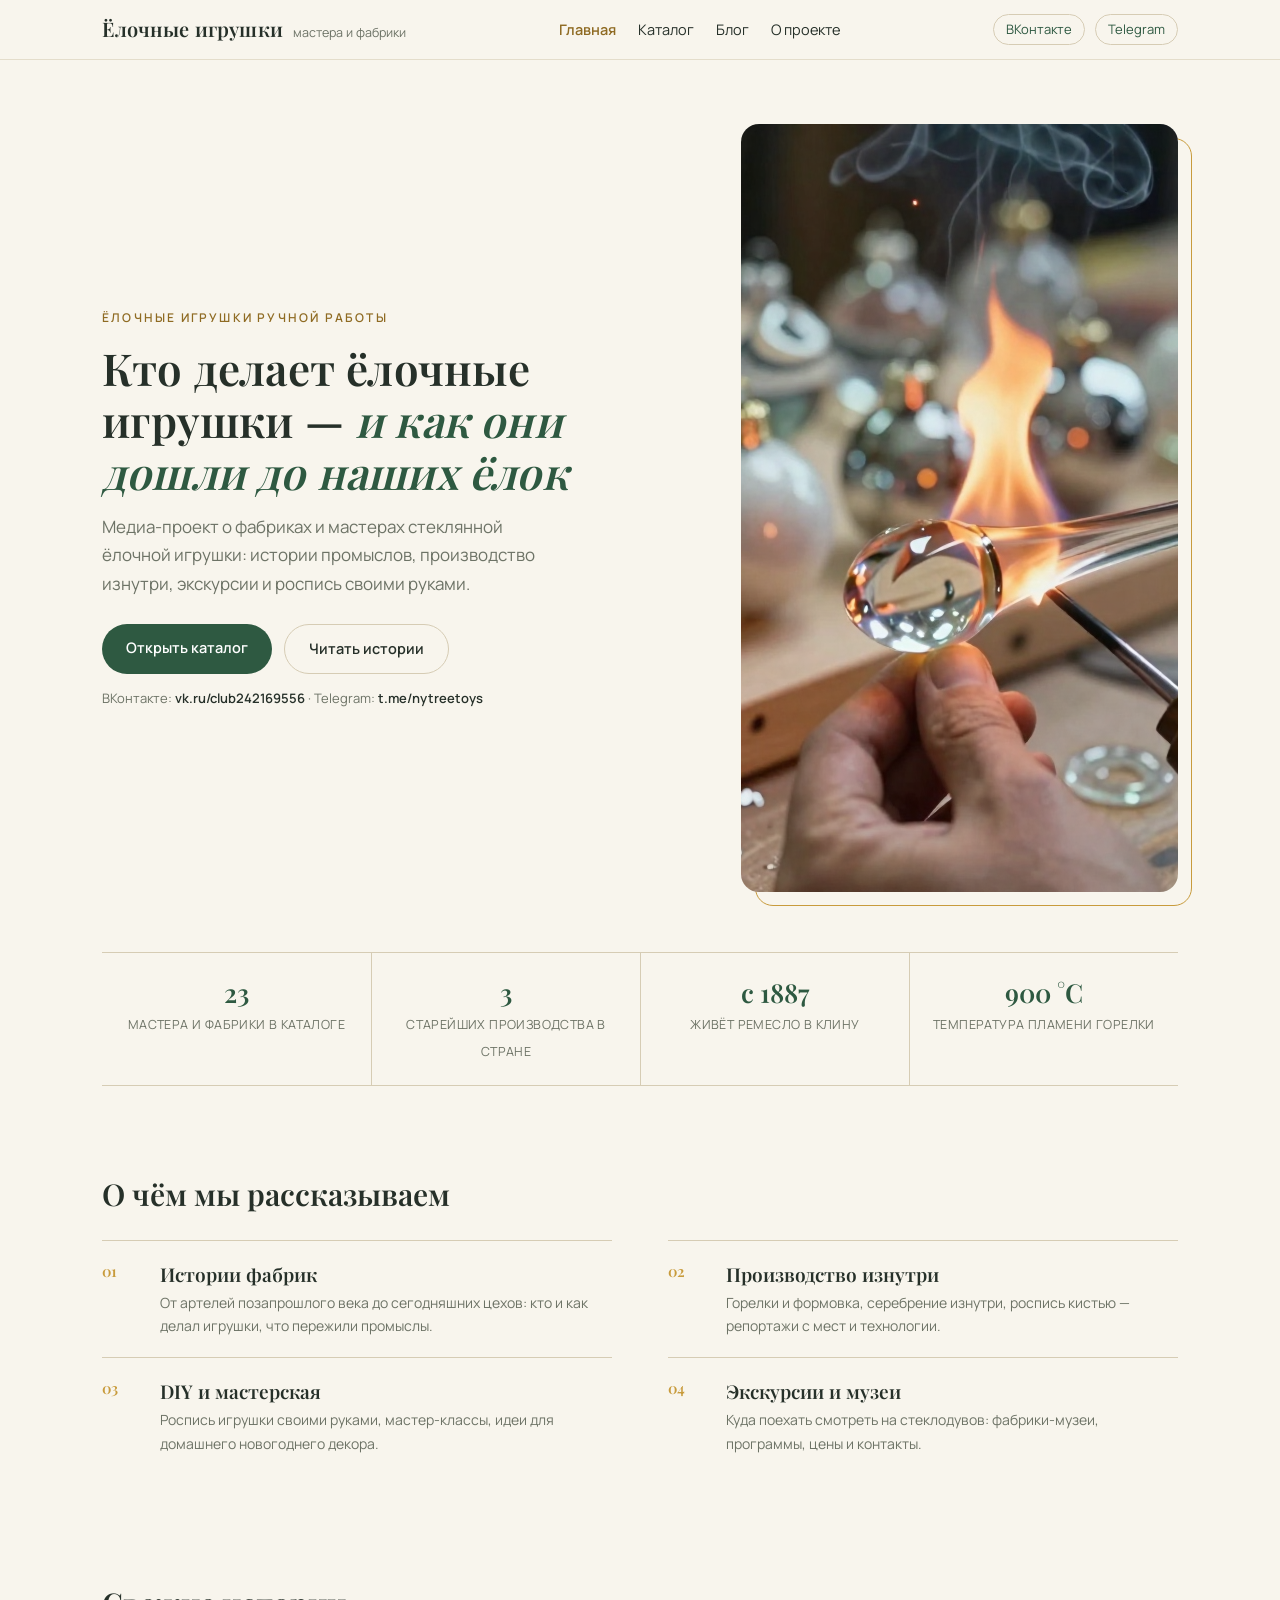
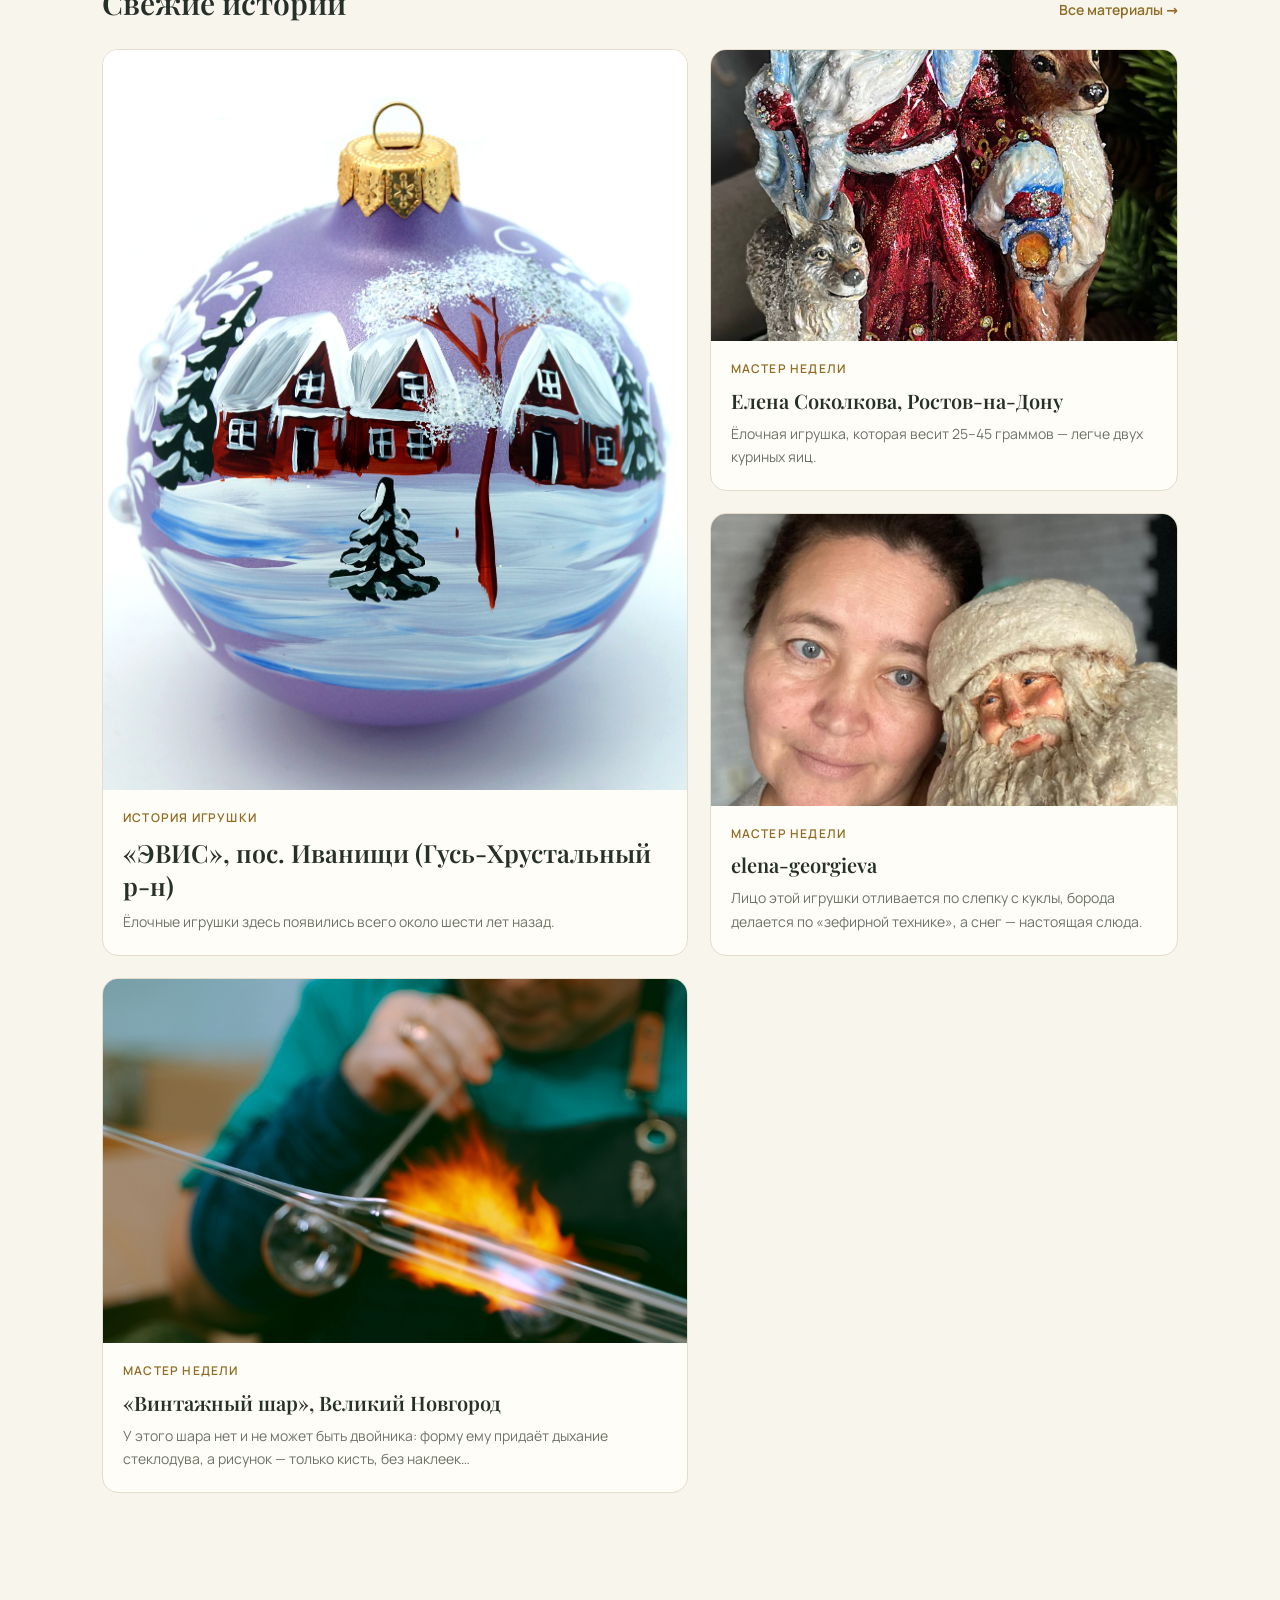
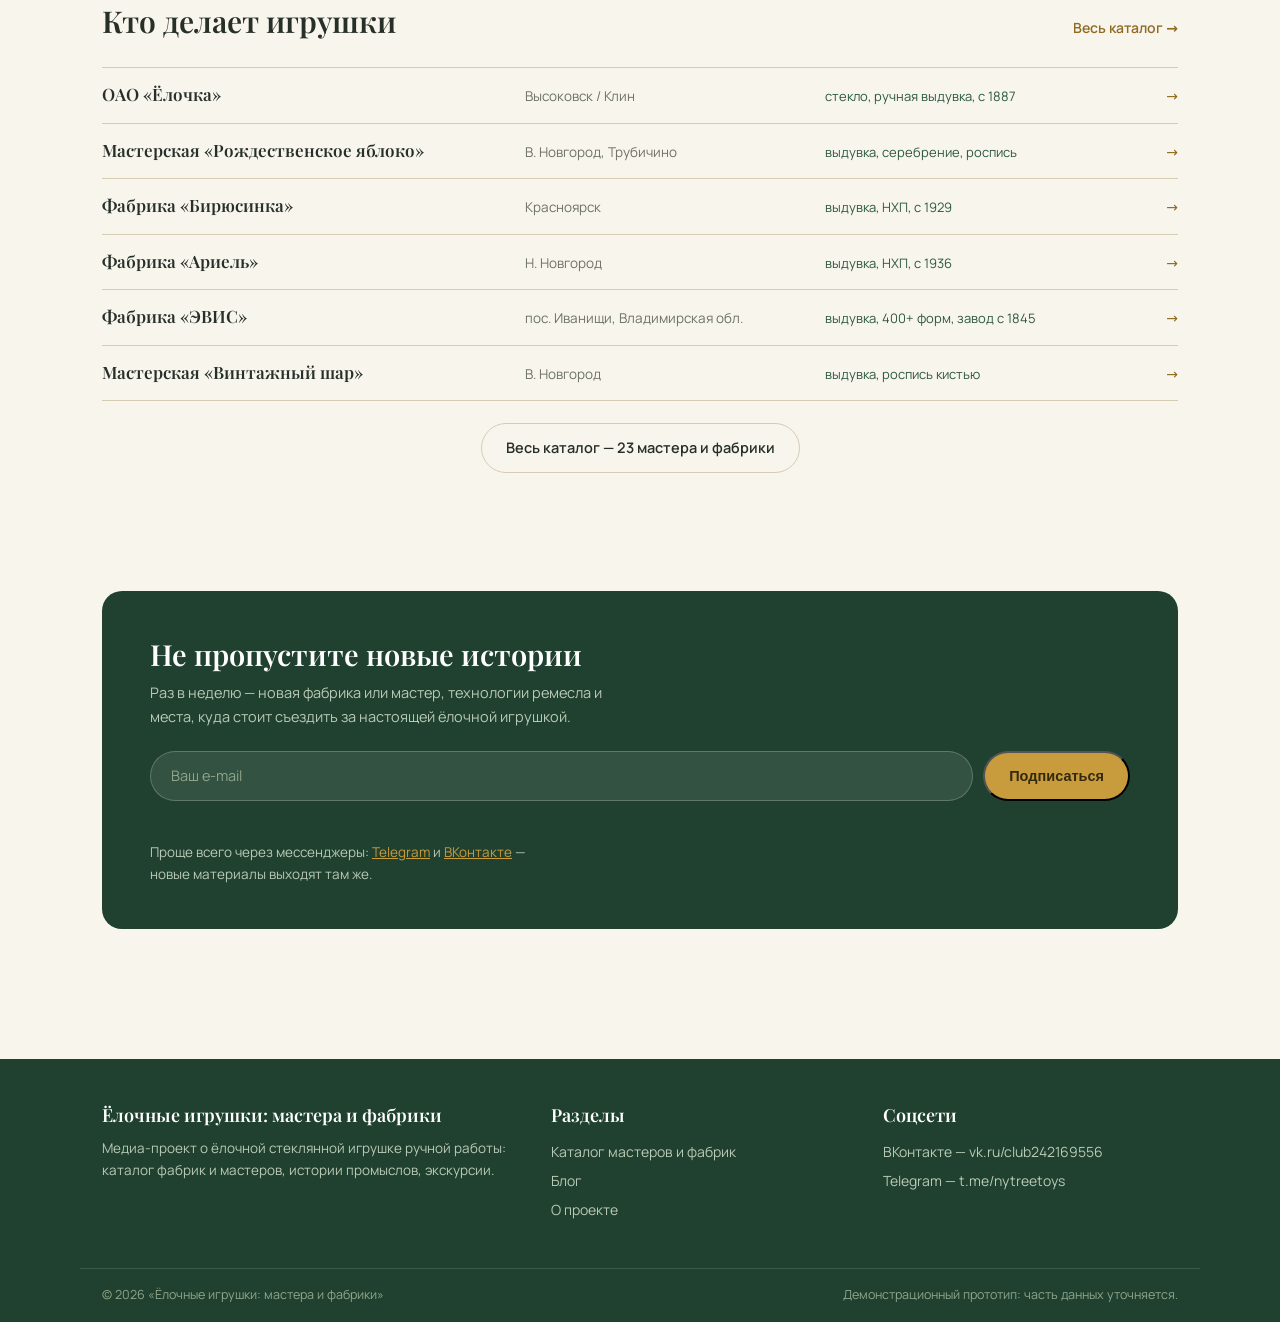
<file: index.html>
<!DOCTYPE html>
<html lang="ru">
<head>
<meta charset="UTF-8">
<meta name="viewport" content="width=device-width,initial-scale=1">
<meta name="robots" content="noindex,nofollow">
<title>Ёлочные игрушки: мастера и фабрики</title>
<link rel="stylesheet" href="fonts/fonts.css">
<link rel="stylesheet" href="styles.css">
</head>
<body>

<header class="top">
  <div class="wrap top-in">
    <a class="brand" href="index.html">
      <b>Ёлочные игрушки</b><span>мастера и фабрики</span>
    </a>
    <nav class="nav">
      <a href="index.html" class="on">Главная</a>
      <a href="catalog.html">Каталог</a>
      <a href="blog.html">Блог</a>
      <a href="about.html">О проекте</a>
    </nav>
    <div class="top-soc">
      <a href="https://vk.ru/club242169556" target="_blank" rel="noopener">ВКонтакте</a>
      <a href="https://t.me/nytreetoys" target="_blank" rel="noopener">Telegram</a>
    </div>
    <button class="burger" aria-label="Меню" aria-expanded="false"><span></span><span></span><span></span></button>
  </div>
</header>

<main class="wrap">

  <!-- Hero -->
  <div class="hero">
    <div class="hero-in">
      <div>
        <div class="eyebrow">Ёлочные игрушки ручной работы</div>
        <h1>Кто делает ёлочные игрушки — <em>и как они дошли до наших ёлок</em></h1>
        <p class="lead">Медиа-проект о фабриках и мастерах стеклянной ёлочной игрушки: истории промыслов, производство изнутри, экскурсии и роспись своими руками.</p>
        <div class="hero-cta">
          <a class="btn btn-solid" href="catalog.html">Открыть каталог</a>
          <a class="btn btn-ghost" href="blog.html">Читать истории</a>
        </div>
        <p class="hero-meta">ВКонтакте: <b>vk.ru/club242169556</b> · Telegram: <b>t.me/nytreetoys</b></p>
      </div>
      <figure>
        <div class="hero-figure">
          <img src="img/steklodyv.png" alt="Стеклодув формирует ёлочный шар у горелки" width="1344" height="768">
        </div>
      </figure>
    </div>
  </div>

  <!-- Полоса фактов -->
  <div class="facts rv">
    <div><b>23</b><span>мастера и фабрики в каталоге</span></div>
    <div><b>3</b><span>старейших производства в стране</span></div>
    <div><b>с 1887</b><span>живёт ремесло в Клину</span></div>
    <div><b>900 °C</b><span>температура пламени горелки</span></div>
  </div>

  <!-- Рубрики -->
  <section>
    <div class="sec-head"><h2>О чём мы рассказываем</h2></div>
    <div class="rubs">
      <div class="rub rv"><i>01</i><div><h3>Истории фабрик</h3><p>От артелей позапрошлого века до сегодняшних цехов: кто и как делал игрушки, что пережили промыслы.</p></div></div>
      <div class="rub rv"><i>02</i><div><h3>Производство изнутри</h3><p>Горелки и формовка, серебрение изнутри, роспись кистью — репортажи с мест и технологии.</p></div></div>
      <div class="rub rv"><i>03</i><div><h3>DIY и мастерская</h3><p>Роспись игрушки своими руками, мастер-классы, идеи для домашнего новогоднего декора.</p></div></div>
      <div class="rub rv"><i>04</i><div><h3>Экскурсии и музеи</h3><p>Куда поехать смотреть на стеклодувов: фабрики-музеи, программы, цены и контакты.</p></div></div>
    </div>
  </section>

  <!-- Свежие материалы -->
  <section>
    <div class="sec-head"><h2>Свежие истории</h2><a href="blog.html">Все материалы →</a></div>
    <!-- fresh:start -->
    <div class="posts">
      <a class="postc big rv" href="blog.html#evis-ivanischi">
        <img src="img/2026-10-29-evis-ivanischi-post.jpg" alt="Синий шар с ручной росписью: белые медведи и северное сияние">
        <div class="pc-body">
          <div class="pc-meta">История игрушки</div>
          <h3>«ЭВИС», пос. Иванищи (Гусь-Хрустальный р-н)</h3>
          <p>Ёлочные игрушки здесь появились всего около шести лет назад.</p>
        </div>
      </a>
      <a class="postc rv" href="blog.html#elena-sokolkova">
        <img src="img/2026-10-29-elena-sokolkova-post.jpg" alt="Дед Мороз с оленем и волком — крупная фигурная игрушка, роспись по стеклу">
        <div class="pc-body">
          <div class="pc-meta">Мастер недели</div>
          <h3>Елена Соколкова, Ростов-на-Дону</h3>
          <p>Ёлочная игрушка, которая весит 25–45 граммов — легче двух куриных яиц.</p>
        </div>
      </a>
      <a class="postc rv" href="blog.html#elena-georgieva">
        <img src="img/2026-10-29-elena-georgieva-post.jpg" alt="Елена Георгиева с ватным Дедом Морозом в белой шапке (вертикаль, 960×1280)">
        <div class="pc-body">
          <div class="pc-meta">Мастер недели</div>
          <h3>elena-georgieva</h3>
          <p>Лицо этой игрушки отливается по слепку с куклы, борода делается по «зефирной технике», а снег — настоящая слюда.</p>
        </div>
      </a>
      <a class="postc rv" href="blog.html#vintazhny-shar">
        <img src="img/2026-10-28-vintazhny-shar-post.jpg" alt="Стеклодув у газовой горелки выдувает заготовку шара — пламя, стеклянная трубка">
        <div class="pc-body">
          <div class="pc-meta">Мастер недели</div>
          <h3>«Винтажный шар», Великий Новгород</h3>
          <p>У этого шара нет и не может быть двойника: форму ему придаёт дыхание стеклодува, а рисунок — только кисть, без наклеек…</p>
        </div>
      </a>
    </div>
    <!-- fresh:end -->
  </section>

  <!-- Каталог-тизер -->
  <section>
    <div class="sec-head"><h2>Кто делает игрушки</h2><a href="catalog.html">Весь каталог →</a></div>
    <div class="tz">
      <a class="rv" href="catalog.html"><span class="n">ОАО «Ёлочка»</span><span class="c">Высоковск / Клин</span><span class="t">стекло, ручная выдувка, с 1887</span><span class="a">→</span></a>
      <a class="rv" href="catalog.html"><span class="n">Мастерская «Рождественское яблоко»</span><span class="c">В. Новгород, Трубичино</span><span class="t">выдувка, серебрение, роспись</span><span class="a">→</span></a>
      <a class="rv" href="catalog.html"><span class="n">Фабрика «Бирюсинка»</span><span class="c">Красноярск</span><span class="t">выдувка, НХП, с 1929</span><span class="a">→</span></a>
      <a class="rv" href="catalog.html"><span class="n">Фабрика «Ариель»</span><span class="c">Н. Новгород</span><span class="t">выдувка, НХП, с 1936</span><span class="a">→</span></a>
      <a class="rv" href="catalog.html"><span class="n">Фабрика «ЭВИС»</span><span class="c">пос. Иванищи, Владимирская обл.</span><span class="t">выдувка, 400+ форм, завод с 1845</span><span class="a">→</span></a>
      <a class="rv" href="catalog.html"><span class="n">Мастерская «Винтажный шар»</span><span class="c">В. Новгород</span><span class="t">выдувка, роспись кистью</span><span class="a">→</span></a>
    </div>
    <div class="tz-more"><a class="btn btn-ghost" href="catalog.html">Весь каталог — 23 мастера и фабрики</a></div>
  </section>

  <!-- Подписка -->
  <section>
    <div class="subs rv">
      <h2>Не пропустите новые истории</h2>
      <p>Раз в неделю — новая фабрика или мастер, технологии ремесла и места, куда стоит съездить за настоящей ёлочной игрушкой.</p>
      <form novalidate="" action="#">
        <label hidden for="sub-email">Электронная почта</label>
        <input type="email" id="sub-email" name="email" placeholder="Ваш e-mail" required>
        <button class="btn btn-solid" type="submit">Подписаться</button>
      </form>
      <div class="subs-msg" aria-live="polite"></div>
      <p class="alt">Проще всего через мессенджеры: <a href="https://t.me/nytreetoys" target="_blank" rel="noopener">Telegram</a> и <a href="https://vk.ru/club242169556" target="_blank" rel="noopener">ВКонтакте</a> — новые материалы выходят там же.</p>
    </div>
  </section>
</main>

<footer>
  <div class="wrap foot-in">
    <div>
      <h4>Ёлочные игрушки: мастера и фабрики</h4>
      <p>Медиа-проект о ёлочной стеклянной игрушке ручной работы: каталог фабрик и мастеров, истории промыслов, экскурсии.</p>
    </div>
    <div>
      <h4>Разделы</h4>
      <a href="catalog.html">Каталог мастеров и фабрик</a>
      <a href="blog.html">Блог</a>
      <a href="about.html">О проекте</a>
    </div>
    <div>
      <h4>Соцсети</h4>
      <a href="https://vk.ru/club242169556" target="_blank" rel="noopener">ВКонтакте — vk.ru/club242169556</a>
      <a href="https://t.me/nytreetoys" target="_blank" rel="noopener">Telegram — t.me/nytreetoys</a>
    </div>
  </div>
  <div class="wrap foot-bot">
    <span>© 2026 «Ёлочные игрушки: мастера и фабрики»</span>
    <span>Демонстрационный прототип: часть данных уточняется.</span>
  </div>
</footer>

<script src="app.js"></script>
</body>
</html>
</file>
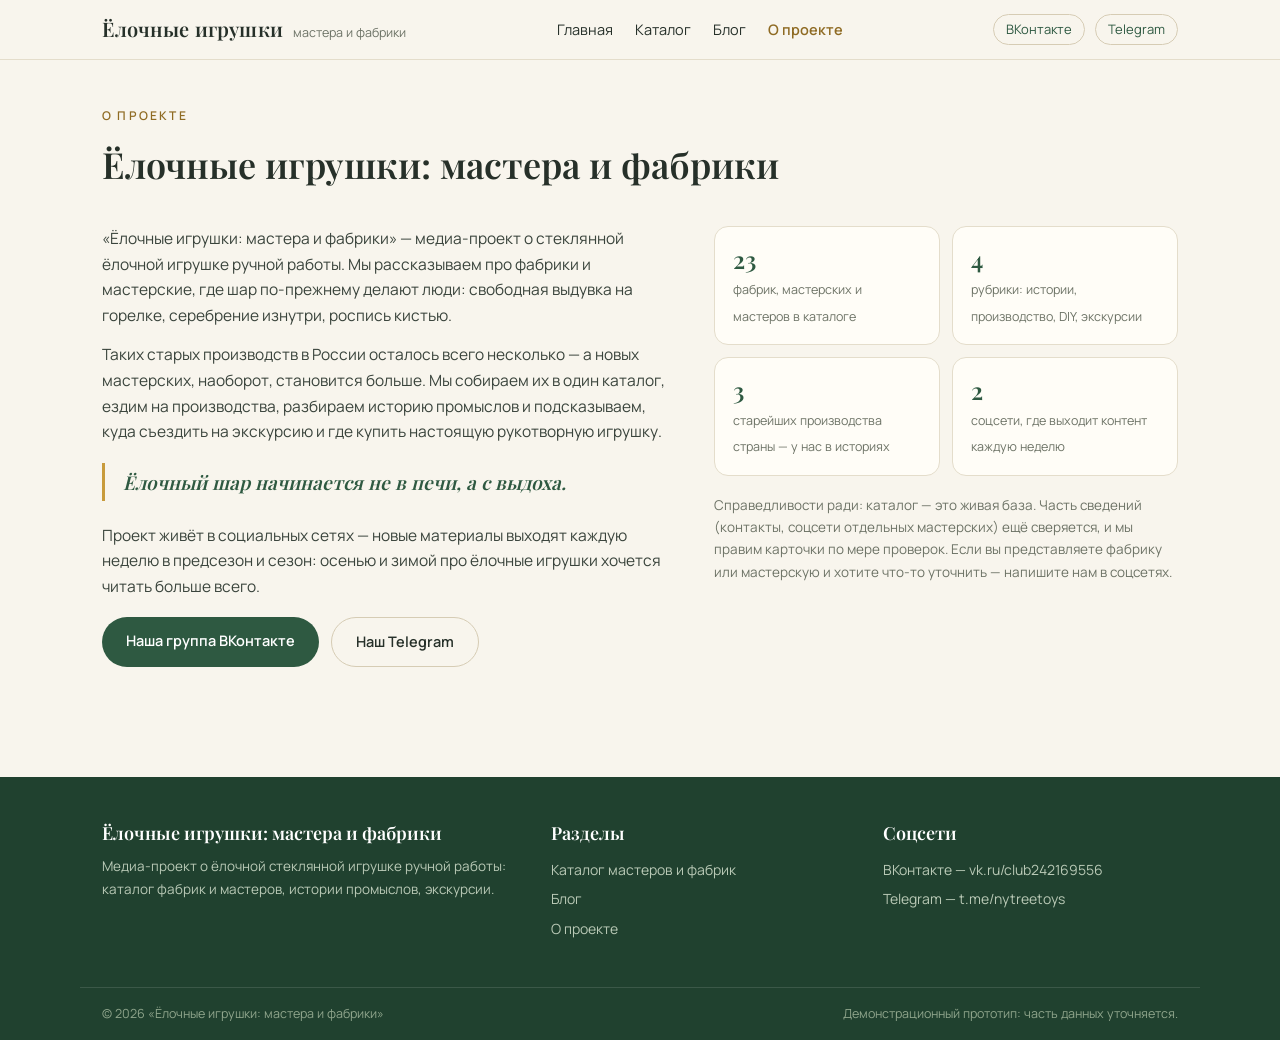
<file: about.html>
<!DOCTYPE html>
<html lang="ru">
<head>
<meta charset="UTF-8">
<meta name="viewport" content="width=device-width,initial-scale=1">
<meta name="robots" content="noindex,nofollow">
<title>О проекте — Ёлочные игрушки: мастера и фабрики</title>
<link rel="stylesheet" href="fonts/fonts.css">
<link rel="stylesheet" href="styles.css">
</head>
<body>

<header class="top">
  <div class="wrap top-in">
    <a class="brand" href="index.html">
      <b>Ёлочные игрушки</b><span>мастера и фабрики</span>
    </a>
    <nav class="nav">
      <a href="index.html">Главная</a>
      <a href="catalog.html">Каталог</a>
      <a href="blog.html">Блог</a>
      <a href="about.html" class="on">О проекте</a>
    </nav>
    <div class="top-soc">
      <a href="https://vk.ru/club242169556" target="_blank" rel="noopener">ВКонтакте</a>
      <a href="https://t.me/nytreetoys" target="_blank" rel="noopener">Telegram</a>
    </div>
    <button class="burger" aria-label="Меню" aria-expanded="false"><span></span><span></span><span></span></button>
  </div>
</header>

<main class="wrap">
  <div class="page-head">
    <div class="eyebrow">О проекте</div>
    <h1>Ёлочные игрушки: мастера и фабрики</h1>
  </div>

  <section style="padding-top:20px">
    <div class="about-cols">
      <div>
        <p>«Ёлочные игрушки: мастера и фабрики» — медиа-проект о стеклянной ёлочной игрушке ручной работы. Мы рассказываем про фабрики и мастерские, где шар по-прежнему делают люди: свободная выдувка на горелке, серебрение изнутри, роспись кистью.</p>
        <p>Таких старых производств в России осталось всего несколько — а новых мастерских, наоборот, становится больше. Мы собираем их в один каталог, ездим на производства, разбираем историю промыслов и подсказываем, куда съездить на экскурсию и где купить настоящую рукотворную игрушку.</p>
        <div class="quote">Ёлочный шар начинается не в печи, а с выдоха.</div>
        <p>Проект живёт в социальных сетях — новые материалы выходят каждую неделю в предсезон и сезон: осенью и зимой про ёлочные игрушки хочется читать больше всего.</p>
        <div class="soc-row">
          <a class="btn btn-solid" href="https://vk.ru/club242169556" target="_blank" rel="noopener">Наша группа ВКонтакте</a>
          <a class="btn btn-ghost" href="https://t.me/nytreetoys" target="_blank" rel="noopener">Наш Telegram</a>
        </div>
      </div>
      <div>
        <div class="mini-facts">
          <div class="rv"><b>23</b><span>фабрик, мастерских и мастеров в каталоге</span></div>
          <div class="rv"><b>4</b><span>рубрики: истории, производство, DIY, экскурсии</span></div>
          <div class="rv"><b>3</b><span>старейших производства страны — у нас в историях</span></div>
          <div class="rv"><b>2</b><span>соцсети, где выходит контент каждую неделю</span></div>
        </div>
        <p style="margin-top:18px;font-size:13.5px;color:var(--mut)">Справедливости ради: каталог — это живая база. Часть сведений (контакты, соцсети отдельных мастерских) ещё сверяется, и мы правим карточки по мере проверок. Если вы представляете фабрику или мастерскую и хотите что-то уточнить — напишите нам в соцсетях.</p>
      </div>
    </div>
  </section>
</main>

<footer>
  <div class="wrap foot-in">
    <div>
      <h4>Ёлочные игрушки: мастера и фабрики</h4>
      <p>Медиа-проект о ёлочной стеклянной игрушке ручной работы: каталог фабрик и мастеров, истории промыслов, экскурсии.</p>
    </div>
    <div>
      <h4>Разделы</h4>
      <a href="catalog.html">Каталог мастеров и фабрик</a>
      <a href="blog.html">Блог</a>
      <a href="about.html">О проекте</a>
    </div>
    <div>
      <h4>Соцсети</h4>
      <a href="https://vk.ru/club242169556" target="_blank" rel="noopener">ВКонтакте — vk.ru/club242169556</a>
      <a href="https://t.me/nytreetoys" target="_blank" rel="noopener">Telegram — t.me/nytreetoys</a>
    </div>
  </div>
  <div class="wrap foot-bot">
    <span>© 2026 «Ёлочные игрушки: мастера и фабрики»</span>
    <span>Демонстрационный прототип: часть данных уточняется.</span>
  </div>
</footer>

<script src="app.js"></script>
</body>
</html>
</file>
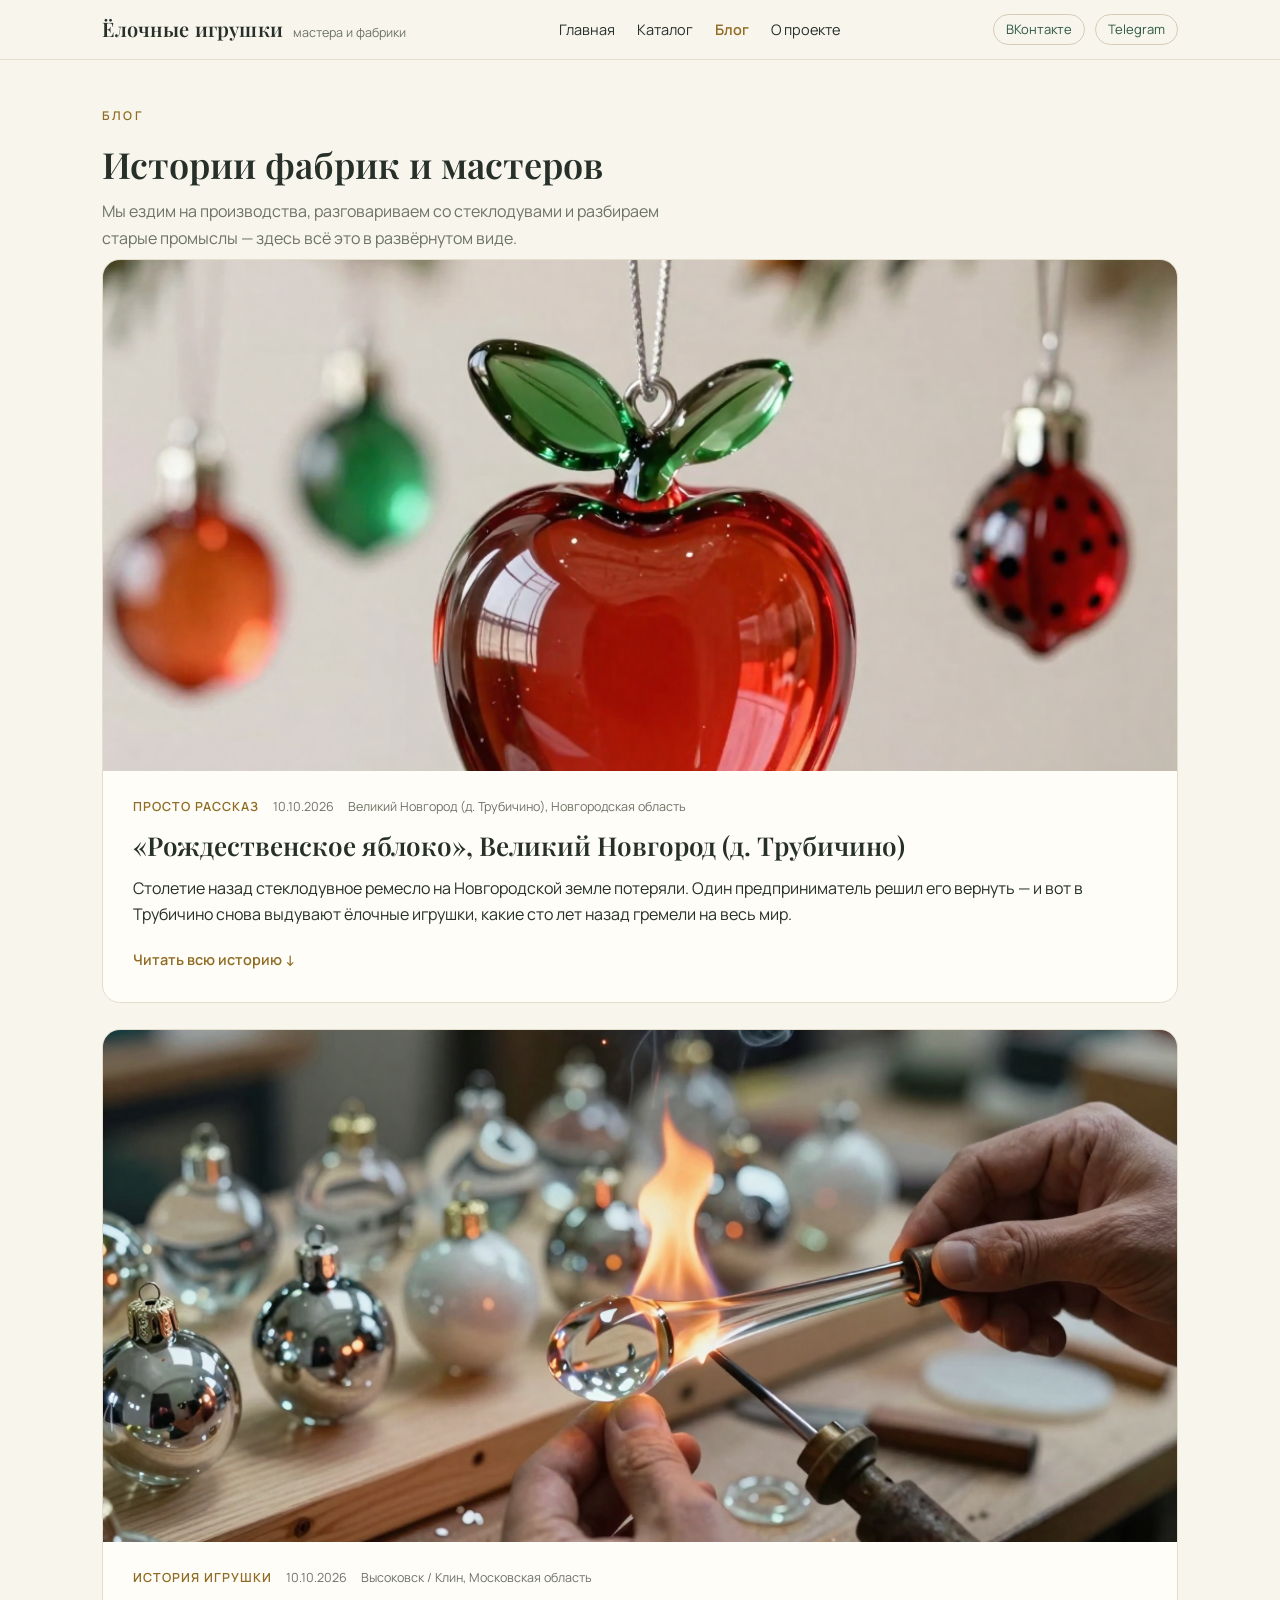
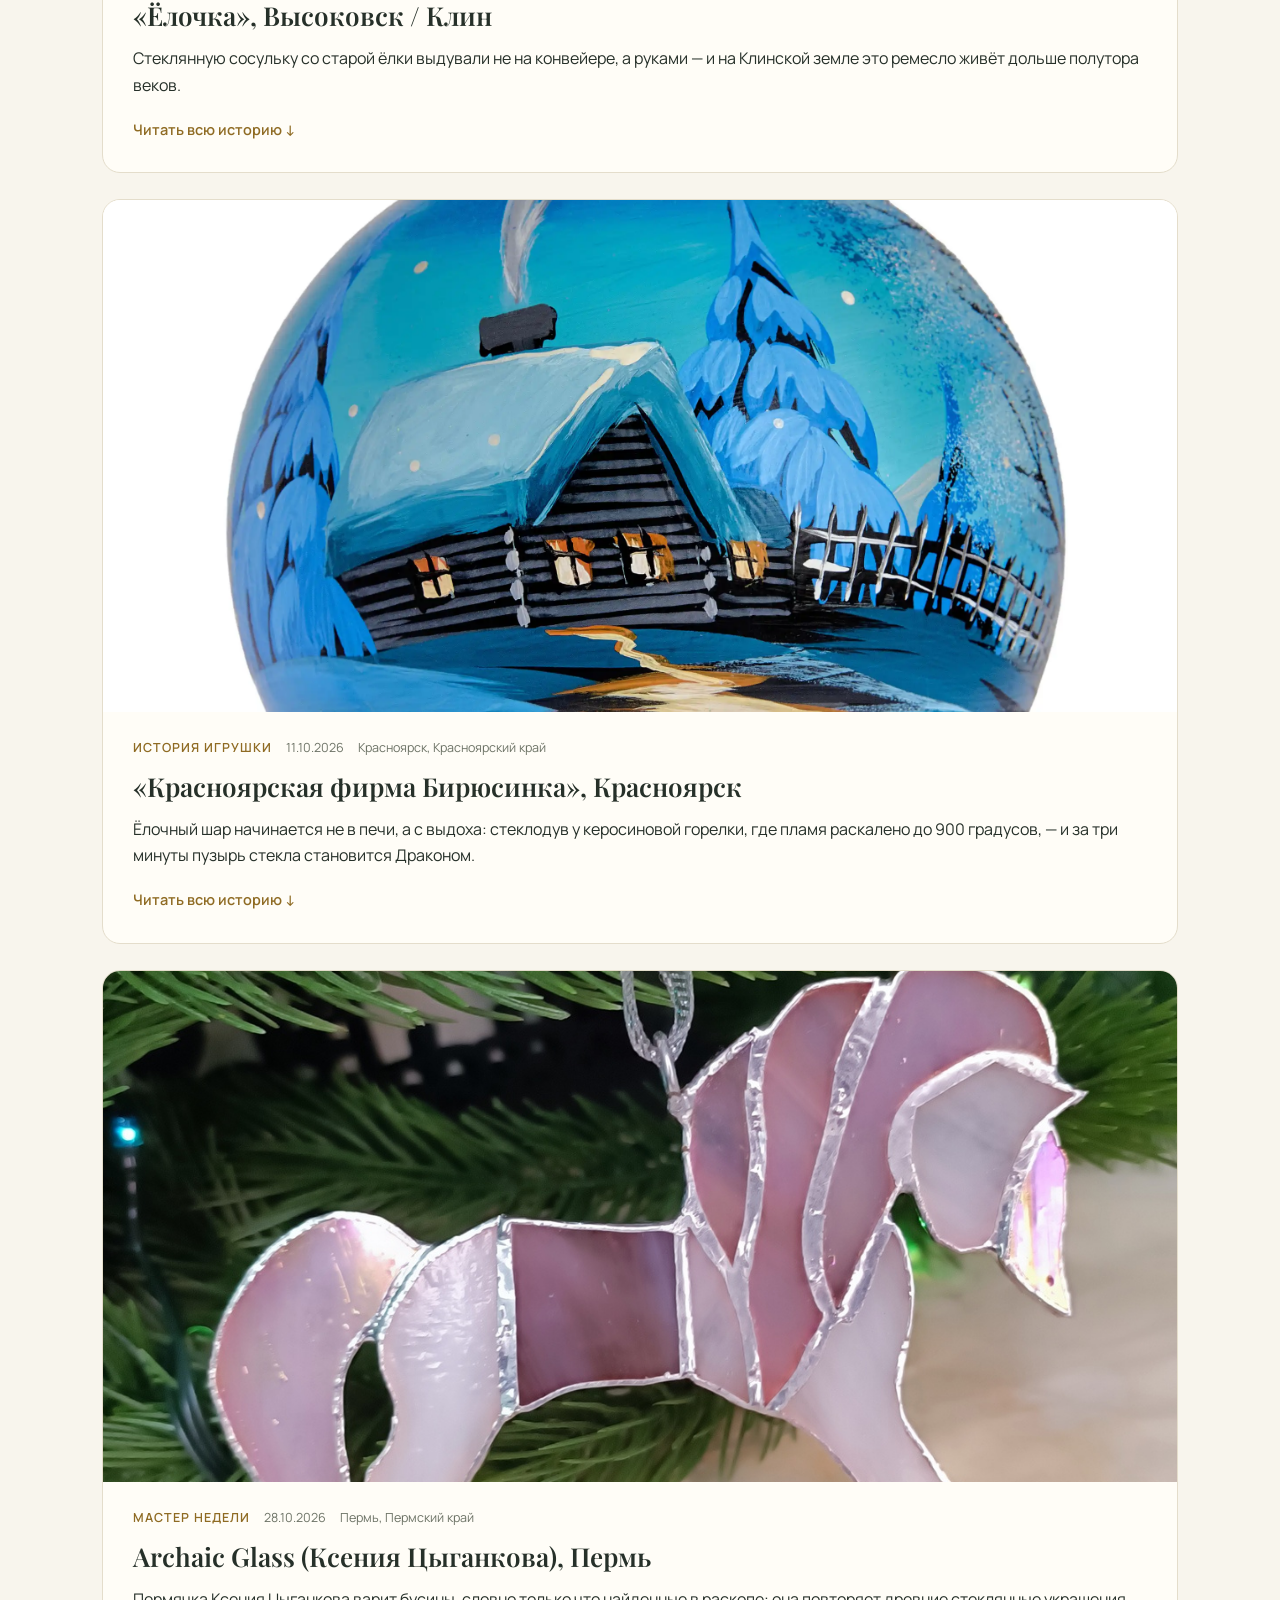
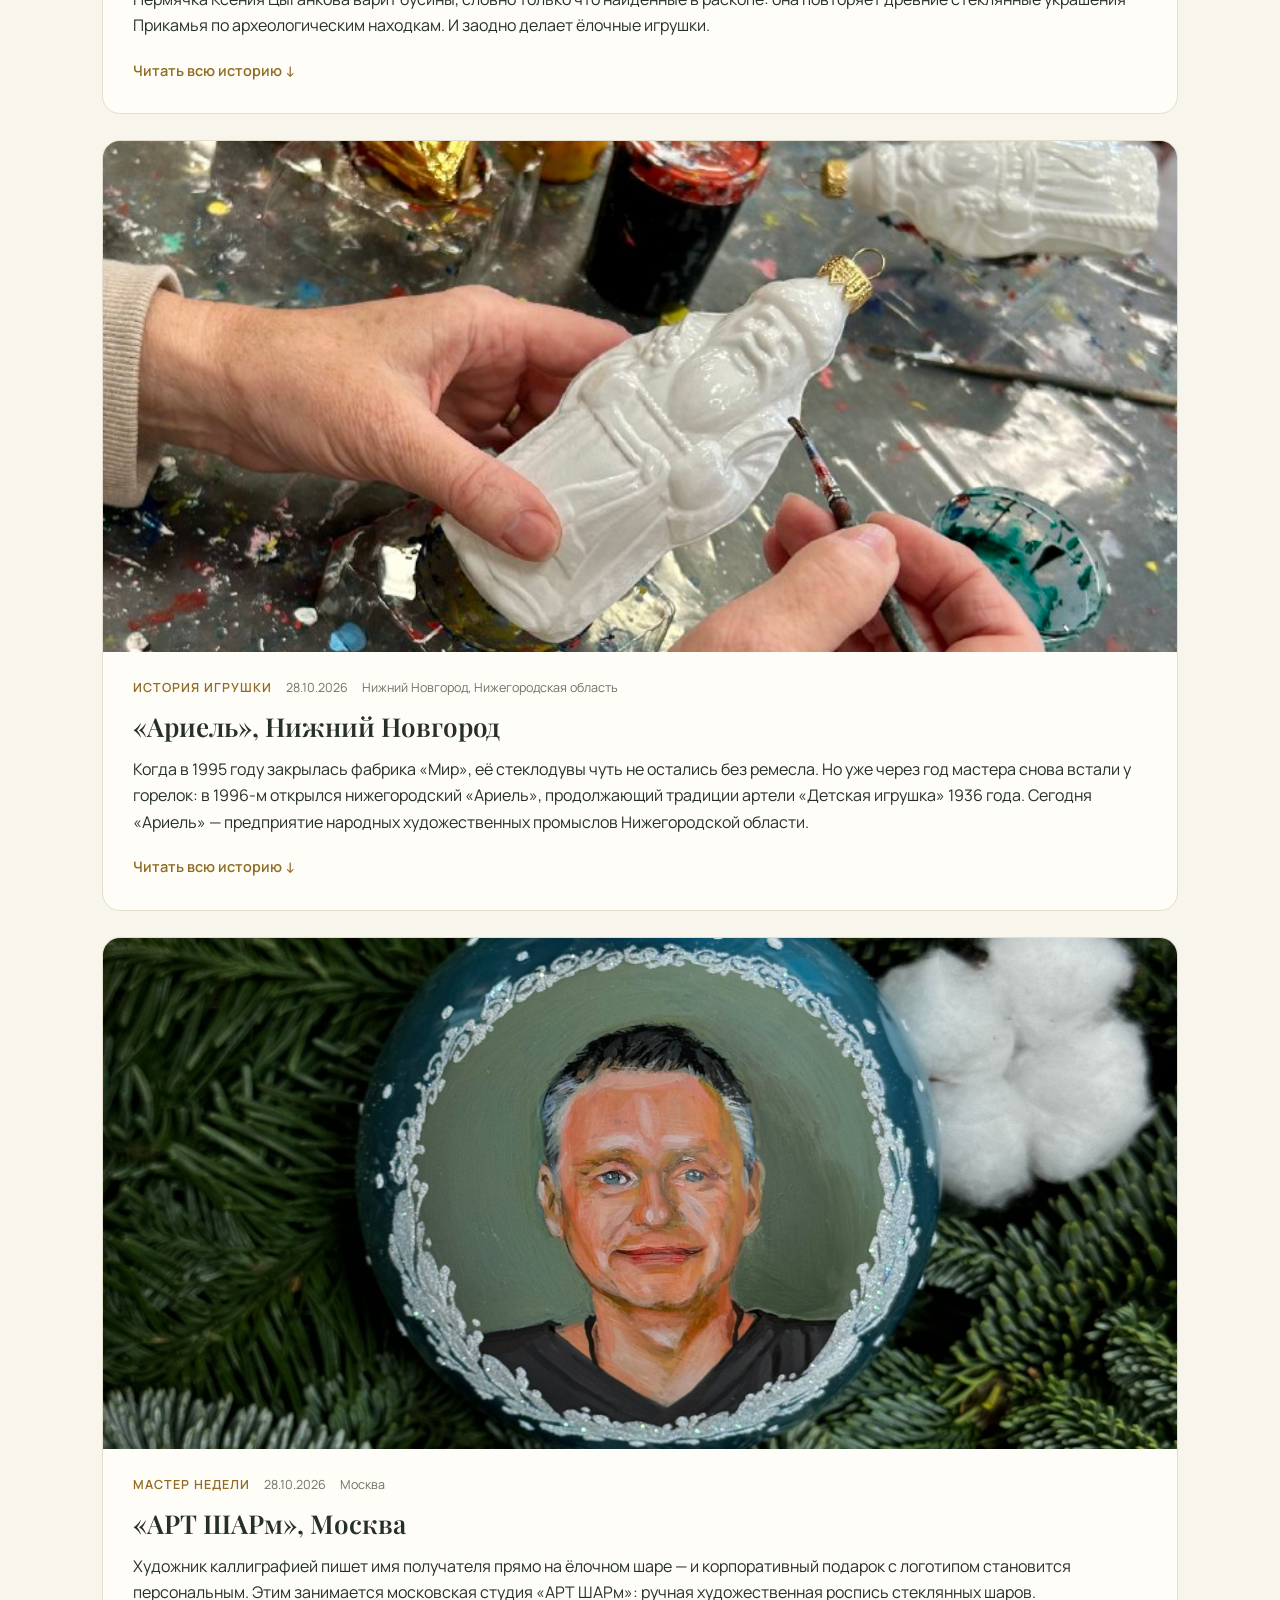
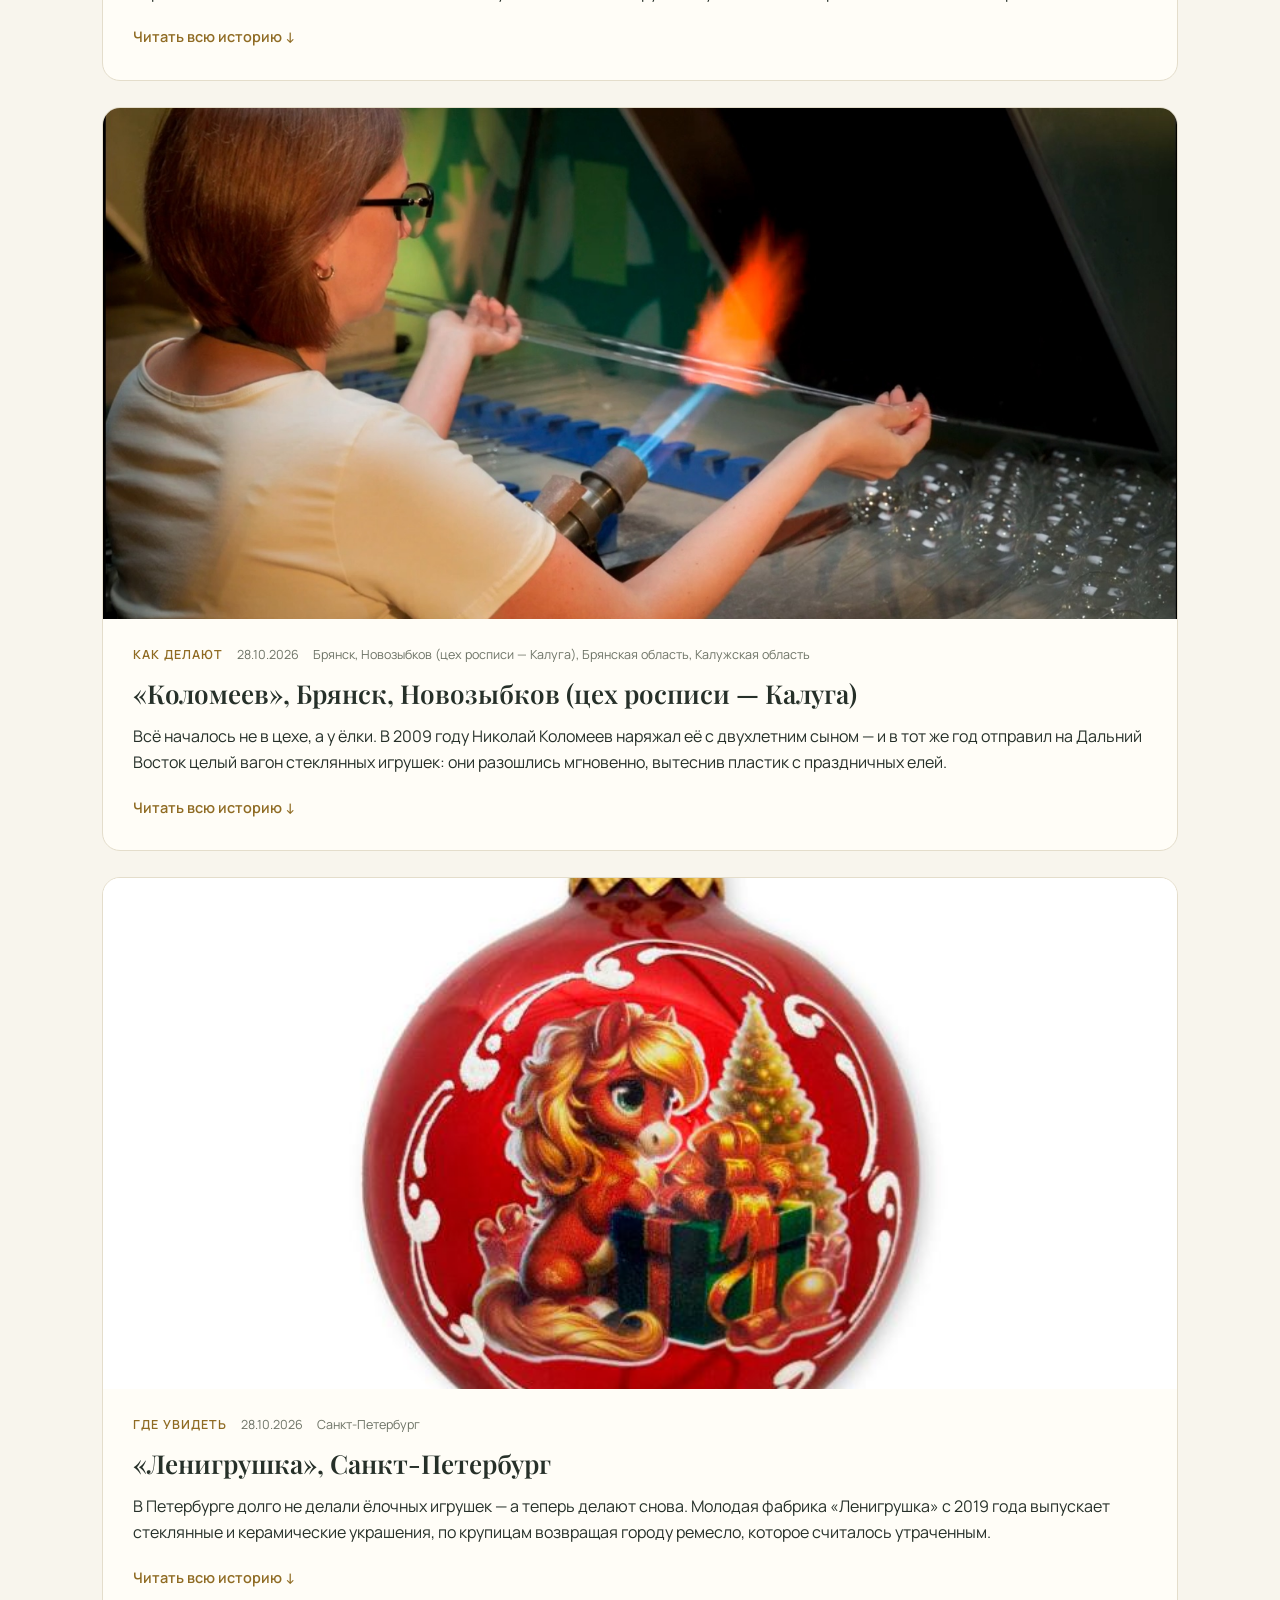
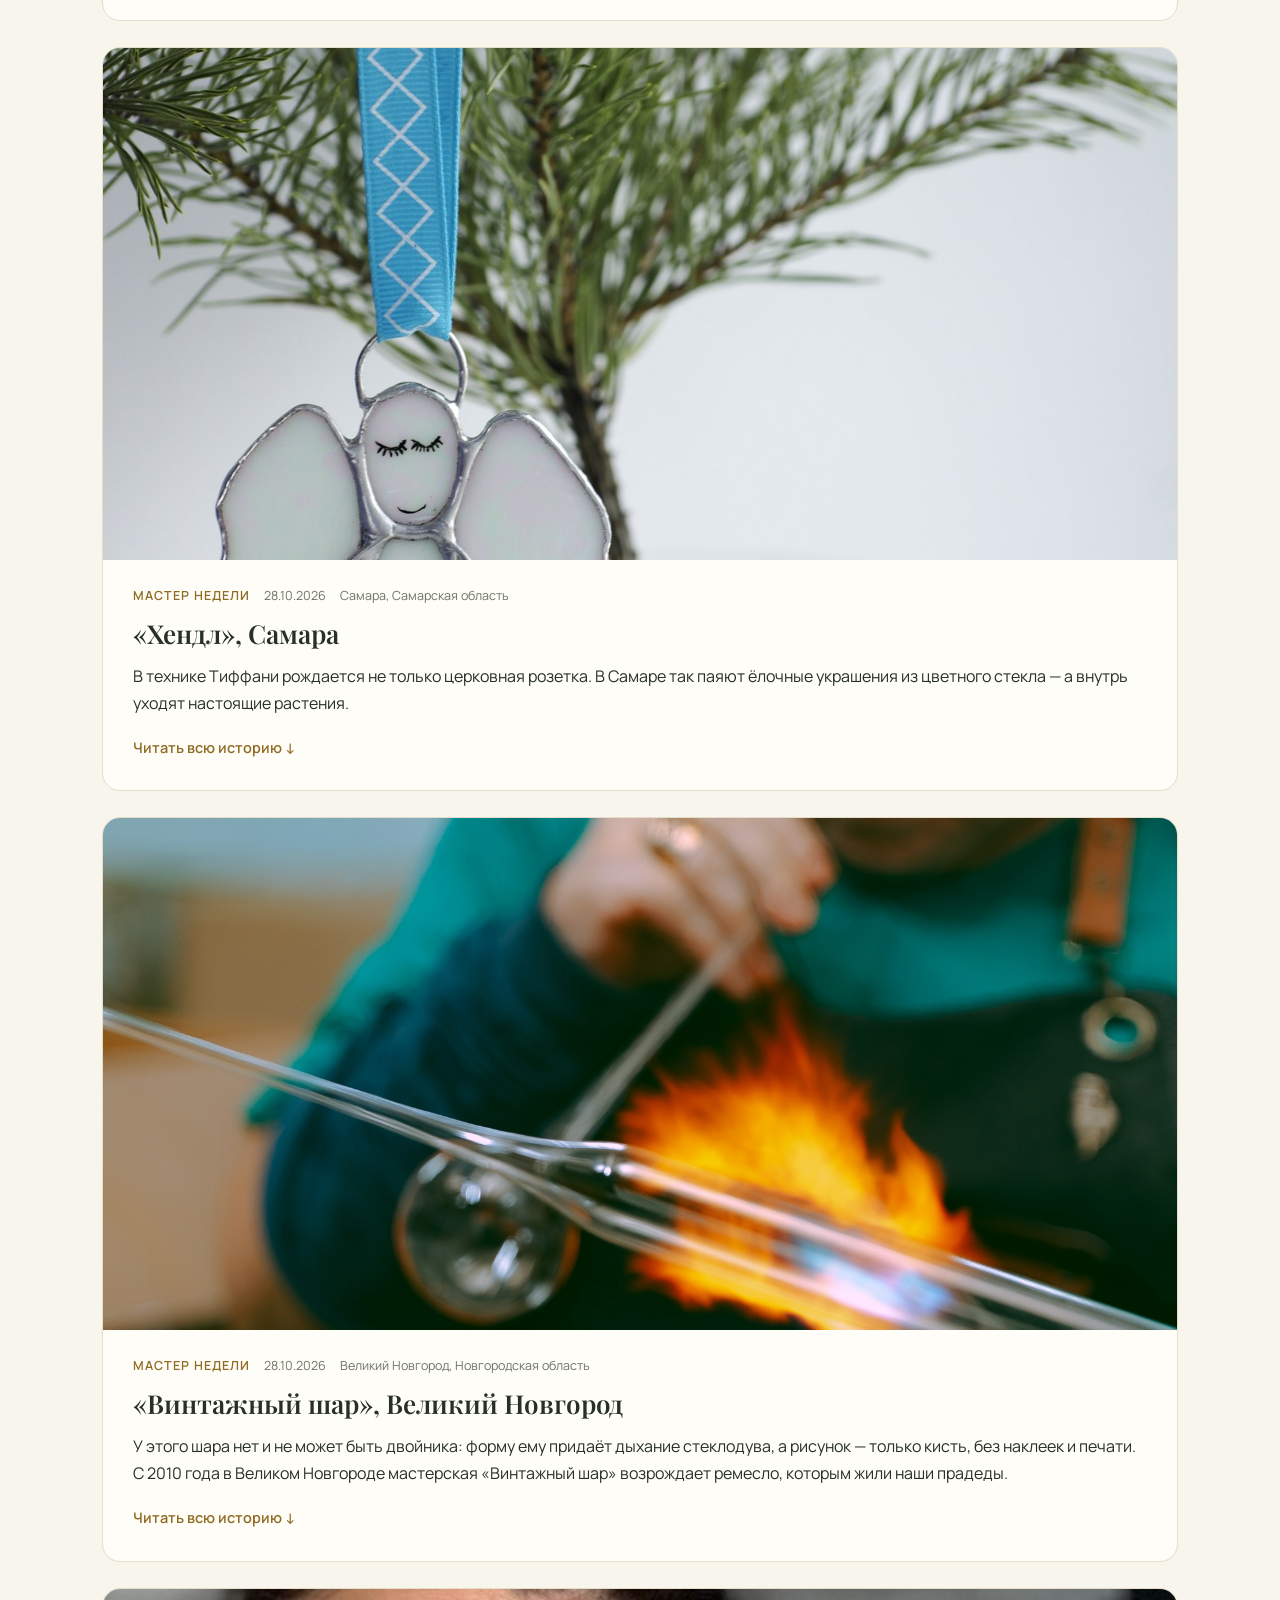
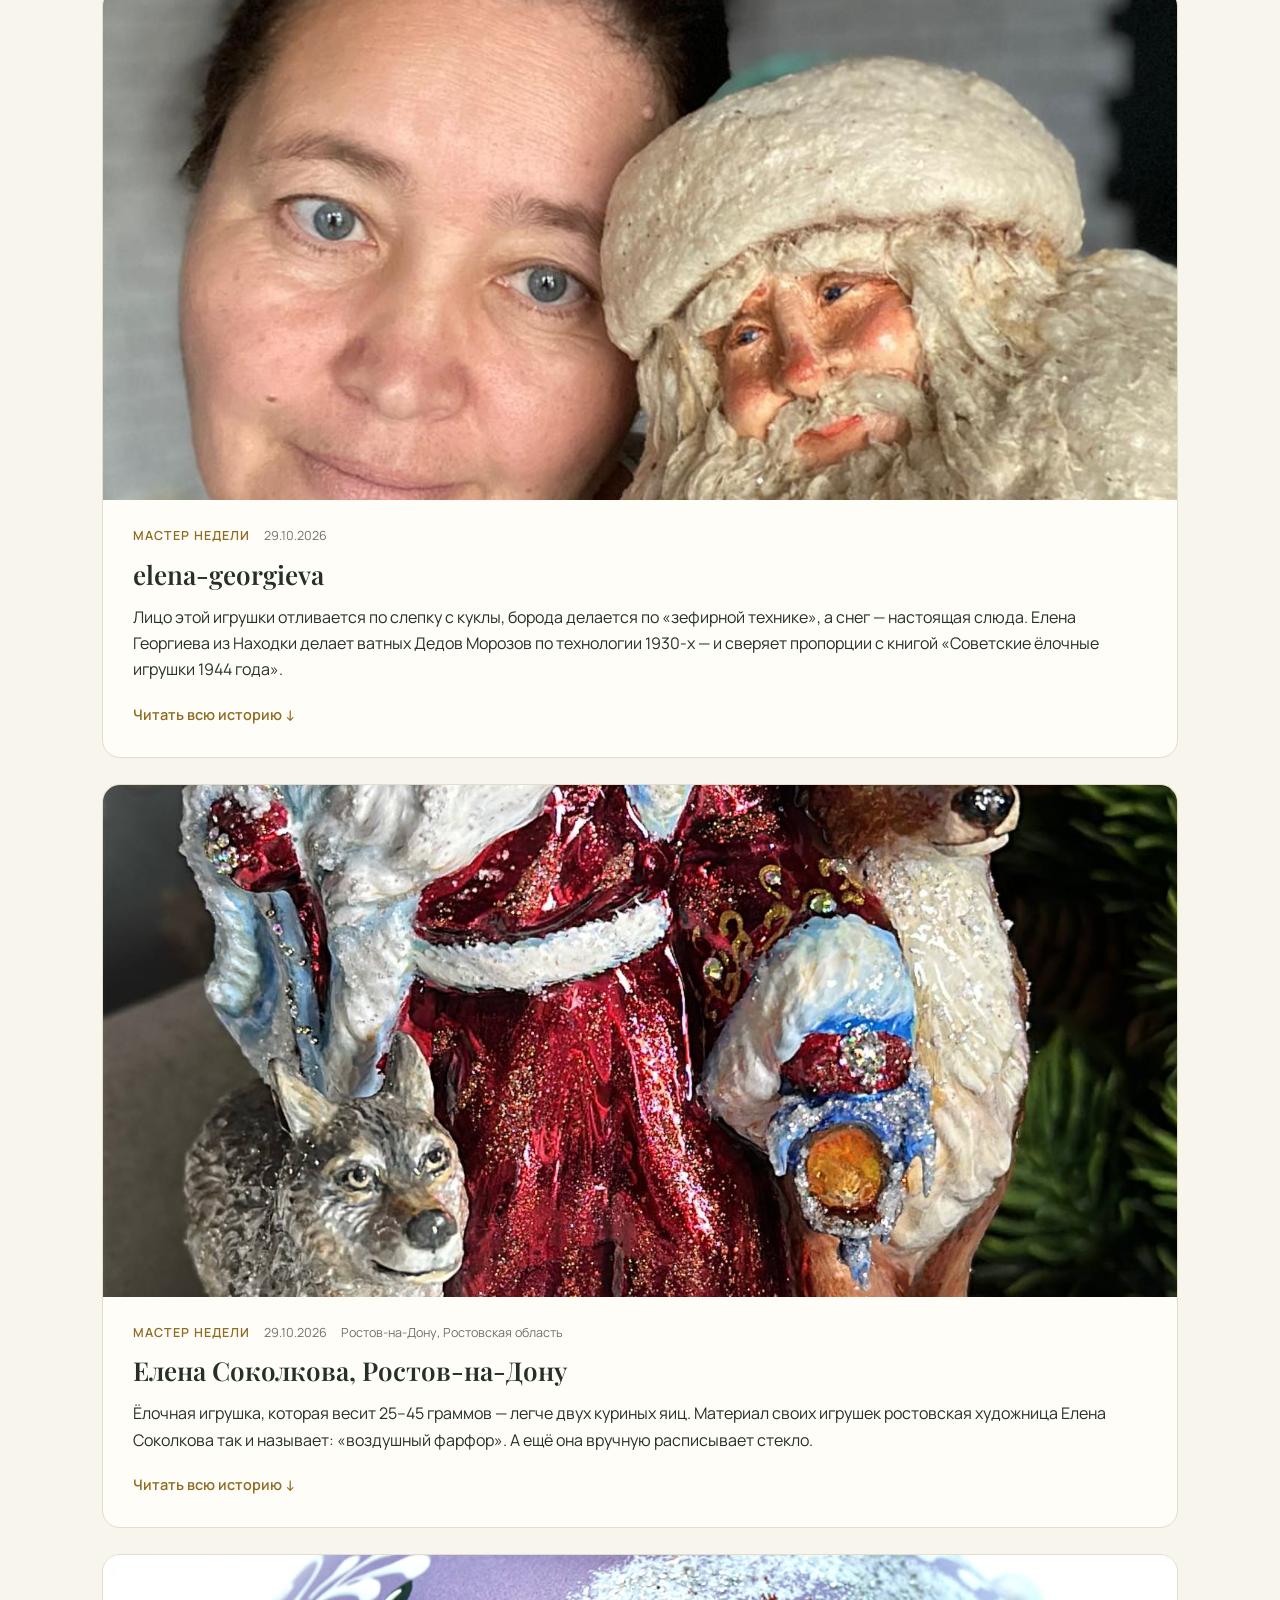
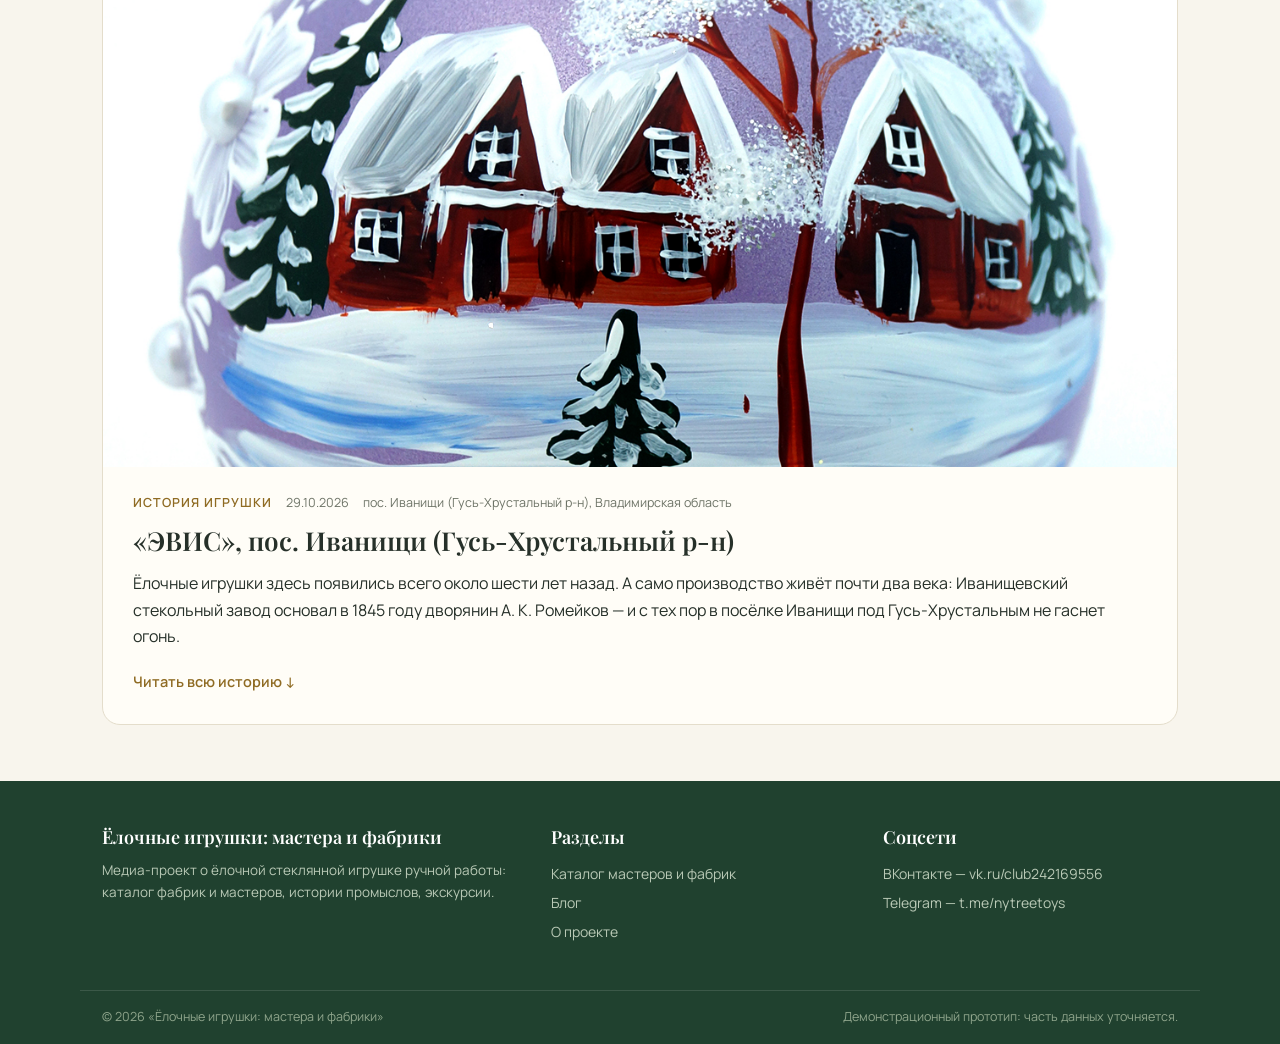
<file: blog.html>
<!DOCTYPE html>
<html lang="ru">
<head>
<meta charset="UTF-8">
<meta name="viewport" content="width=device-width,initial-scale=1">
<meta name="robots" content="noindex,nofollow">
<title>Блог — Ёлочные игрушки: мастера и фабрики</title>
<link rel="stylesheet" href="fonts/fonts.css">
<link rel="stylesheet" href="styles.css">
</head>
<body>

<header class="top">
  <div class="wrap top-in">
    <a class="brand" href="index.html">
      <b>Ёлочные игрушки</b><span>мастера и фабрики</span>
    </a>
    <nav class="nav">
      <a href="index.html">Главная</a>
      <a href="catalog.html">Каталог</a>
      <a href="blog.html" class="on">Блог</a>
      <a href="about.html">О проекте</a>
    </nav>
    <div class="top-soc">
      <a href="https://vk.ru/club242169556" target="_blank" rel="noopener">ВКонтакте</a>
      <a href="https://t.me/nytreetoys" target="_blank" rel="noopener">Telegram</a>
    </div>
    <button class="burger" aria-label="Меню" aria-expanded="false"><span></span><span></span><span></span></button>
  </div>
</header>

<main class="wrap">
  <div class="page-head">
    <div class="eyebrow">Блог</div>
    <h1>Истории фабрик и мастеров</h1>
    <p>Мы ездим на производства, разговариваем со стеклодувами и разбираем старые промыслы — здесь всё это в развёрнутом виде.</p>
  </div>

  <!-- Материалы выводятся также в ВК/ТГ проекта; тексты согласованы с ними.
       Блок ниже пересобирается скриптом tmp/sync_nytoys_blog.py из posts/*.json -->

  <!-- posts:start -->
  <article class="art" id="rozhdestvenskoe-yabloko">
      <img src="img/2026-10-10-rozhdestvenskoe-yabloko-post.png" alt="Предметная фотография продукции мастерской, без людей: красное зеркальное стеклянное яблоко-украшение с зелёным…">
      <div class="art-body">
        <div class="art-meta"><span class="rub-tag">Просто рассказ</span><span>10.10.2026</span><span>Великий Новгород (д. Трубичино), Новгородская область</span></div>
        <h2>«Рождественское яблоко», Великий Новгород (д. Трубичино)</h2>
        <p class="intro">Столетие назад стеклодувное ремесло на Новгородской земле потеряли. Один предприниматель решил его вернуть — и вот в Трубичино снова выдувают ёлочные игрушки, какие сто лет назад гремели на весь мир.</p>
        <details>
          <summary>Читать всю историю</summary>
          <div class="art-full">
            <p>Мастерская «Рождественское яблоко» — в деревне Трубичино, на въезде в Великий Новгород. Начиналась в 2019-м как небольшое мелкосерийное производство, а сегодня это целая стеклодувная лаборатория с экскурсиями и аншлагом на мастер-классах.</p>
            <p>Свою историю мастерская ведёт к братьям Круженковым: в конце XIX века они открыли стеклянный завод в Малой Вишере и создали при нём художественную школу стеклодувов. Её работы не уступали вещам из Чехии, Италии и Германии — потом революция, и ремесло исчезло. «Рождественское яблоко» вернуло его: игрушки и сейчас выдувают вручную, серебрят изнутри и расписывают красками.</p>
            <p>Название — из старой традиции украшать ёлку яблоками: в мастерской всюду стеклянные яблоки, а на участке растёт сад зимних яблонь. Среди мастеров — Сергей Яковлев, чей калейдоскоп хранится в музее Дэвида Брюстера, изобретателя калейдоскопа.</p>
            <p>Гостю показывают, как в огне рождается шар, и учат расписывать игрушку самому. Мечта создателя — десять мастерских и репутация новогодней столицы у Великого Новгорода.</p>
            <p>А у вас на ёлке остались игрушки, сделанные руками задолго до конвейера? Или уже только фабричный лоск?</p>
            <p class="src">Источники: <a href="https://christmasapple.com/" target="_blank" rel="noopener">christmasapple.com</a> — сайт, <a href="https://vk.com/public165747243" target="_blank" rel="noopener">ВКонтакте</a>. Иллюстрация: генерация ИИ для проекта</p>
          </div>
        </details>
      </div>
    </article>

  <article class="art" id="yolochka">
      <img src="img/2026-10-10-yolochka-post.png" alt="Документальная фотография стеклодувной мастерской ёлочных игрушек: мастер в перчатках держит стеклянную трубку с…">
      <div class="art-body">
        <div class="art-meta"><span class="rub-tag">История игрушки</span><span>10.10.2026</span><span>Высоковск / Клин, Московская область</span></div>
        <h2>«Ёлочка», Высоковск / Клин</h2>
        <p class="intro">Стеклянную сосульку со старой ёлки выдували не на конвейере, а руками — и на Клинской земле это ремесло живёт дольше полутора веков.</p>
        <details>
          <summary>Читать всю историю</summary>
          <div class="art-full">
            <p>Началось всё в 1887 году: князь Меньшиков получил разрешение на стекольный завод в имении Александрово под Клином. Три печи, 80 рабочих из числа крепостных: лампы, бутылки, цветное стекло. Впервые именно здесь начали выдувать бусы как ёлочное украшение — с этой мелочи всё и пошло.</p>
            <p>Ремесло ушло в крестьянские дома: семьи кустарей выдували бусы, серьги, пуговицы, шары и фигурки. В 1936-м Клинский район называли сосредоточением кустарей-стеклодувов, а искусство передавалось по наследству.</p>
            <p>Войну артели встретили и потеряли: большинство сгорело или было разрушено. Восстанавливали в основном женщины; полуфабрикаты носили по улицам на носилках.</p>
            <p>В 1970-е Высоковская, Решетниковская и Круговская фабрики объединились в «Ёлочку», в 1987-м к ним присоединилась Клинская. Сегодня это старейшее в России специализированное предприятие ёлочной игрушки, а его изделия с 2002 года отнесены к народным художественным промыслам.</p>
            <p>Шары и сосульки здесь по-прежнему выдувает человек: свободный приём, серебрение изнутри, роспись кистью. В Клину работает музей ёлочной игрушки «Клинское подворье» (ул. Староямская, 4) с мастер-классами по росписи, а на производство в Высоковске водят экскурсии.</p>
            <p>Какая самая старая игрушка живёт на вашей ёлке?</p>
            <p class="src">Источники: <a href="https://www.yolochka.ru/" target="_blank" rel="noopener">yolochka.ru</a> — сайт. Иллюстрация: генерация ИИ для проекта</p>
          </div>
        </details>
      </div>
    </article>

  <article class="art" id="biryusinka">
      <img src="img/2026-10-11-biryusinka-post.webp" alt="Макросъёмка ёлочных стеклянных шаров ручной выдувки на тёмном фоне: плотная группа из трёх-пяти тонкостенных…">
      <div class="art-body">
        <div class="art-meta"><span class="rub-tag">История игрушки</span><span>11.10.2026</span><span>Красноярск, Красноярский край</span></div>
        <h2>«Красноярская фирма Бирюсинка», Красноярск</h2>
        <p class="intro">Ёлочный шар начинается не в печи, а с выдоха: стеклодув у керосиновой горелки, где пламя раскалено до 900 градусов, — и за три минуты пузырь стекла становится Драконом.</p>
        <details>
          <summary>Читать всю историю</summary>
          <div class="art-full">
            <p>Так работают на «Бирюсинке» — единственной за Уралом фабрике ёлочных игрушек ручной выдувки. История идёт с 1929 года: в Красноярске открылась артель из семи человек, в 1959-м появился стеклодувный цех, имя «Бирюсинка» — с 1989-го.</p>
            <p>Игрушка ручная на каждом шагу: опытный мастер выдувает 250 шаров за смену, стекло алюминируют в вакууме — металл оседает на поверхность за считанные секунды, — а дальше красят и расписывают вручную маслом и акрилом. В советские годы в стеклодувном цехе трудились 90 человек в три смены, сейчас на фабрике 80 сотрудников. Таких старых ёлочных стеклодувных производств в России осталось три: «Бирюсинка», клинская «Ёлочка» и нижегородский «Ариель». Есть и сибирская линейка — шары со Столбами и местной фауной.</p>
            <p>Увидеть это можно самим: экскурсия по цехам и фирменному магазину — около часа (600–1400 ₽ с человека, запись: +7 (391) 201-87-13). Именной шар с надписью — от 550 ₽. Купить игрушки — в интернет-магазине на сайте фабрики или в фирменном магазине: Красноярск, ул. Дудинская, 12а.</p>
            <p>Были на какой-нибудь из таких фабрик? Или у вас до сих пор живы ёлочные игрушки из детства?</p>
            <p class="src">Источники: <a href="https://birusinka24.ru/" target="_blank" rel="noopener">birusinka24.ru</a> — сайт, <a href="https://vk.com/birusinkatoys" target="_blank" rel="noopener">ВКонтакте</a>, <a href="https://t.me/birusinka_124" target="_blank" rel="noopener">Telegram</a>. Фото: сайт фабрики</p>
          </div>
        </details>
      </div>
    </article>

  <article class="art" id="archaic-glass">
      <img src="img/2026-10-28-archaic-glass-post.jpg" alt="витражная игрушка «Конь» на ёлке">
      <div class="art-body">
        <div class="art-meta"><span class="rub-tag">Мастер недели</span><span>28.10.2026</span><span>Пермь, Пермский край</span></div>
        <h2>Archaic Glass (Ксения Цыганкова), Пермь</h2>
        <p class="intro">Пермячка Ксения Цыганкова варит бусины, словно только что найденные в раскопе: она повторяет древние стеклянные украшения Прикамья по археологическим находкам. И заодно делает ёлочные игрушки.</p>
        <details>
          <summary>Читать всю историю</summary>
          <div class="art-full">
            <p>Её студия Archaic Glass в Перми плавит стекло на горелке при 1200 градусах. Ксения — юрист по первому образованию, учится на историка-археолога и готовит диссертацию по археологическому стеклу. Стеклом занимается 13 лет — хобби началось в декрете и не отпустило.</p>
            <p>Каждую бусину она делает как научную реконструкцию: описания находок, музейные каталоги, публикации — и по ним подбирает размер, цвет и форму. Главный сюжет — Ломоватовская культура Прикамья VI–XII веков; бусины Ксении хранятся как экспонаты в Коми-Пермяцком этнокультурном центре в Кудымкаре.</p>
            <p>А к Новому году из той же мастерской выходят витражные игрушки — «Лошадка» за 1800 р. — и стеклянные подвески на ёлку: «Петушок», «Леденец», «Мухомор». Самый крупный заказ — 150 ёлочных игрушек для компании «ГеоСпецТехнологии». Стекло итальянское, американское, немецкое и чешское; везут теперь через Турцию.</p>
            <p>С 1 марта студия называется «Точка Перехода» (из-за закона о товарных знаках) — мастера и работы те же. На заказ — от 900 до 4000 р., есть мастер-классы по лэмпворку и витражу. Адрес: Пермь, ул. Смирнова, 1В.</p>
            <p>А на вашей ёлке есть стеклянные игрушки, которые помнят бабушкины праздники?</p>
            <p>Фото: студия Archaic Glass; 4–5 — 59.RU.</p>
            <p class="src">Источники: <a href="https://vk.com/club96906258" target="_blank" rel="noopener">ВКонтакте</a>. Студия Archaic Glass</p>
          </div>
        </details>
      </div>
    </article>

  <article class="art" id="ariel">
      <img src="img/2026-10-28-ariel-post.jpg" alt="Ручная роспись стеклянного Деда Мороза в цеху фабрики">
      <div class="art-body">
        <div class="art-meta"><span class="rub-tag">История игрушки</span><span>28.10.2026</span><span>Нижний Новгород, Нижегородская область</span></div>
        <h2>«Ариель», Нижний Новгород</h2>
        <p class="intro">Когда в 1995 году закрылась фабрика «Мир», её стеклодувы чуть не остались без ремесла. Но уже через год мастера снова встали у горелок: в 1996-м открылся нижегородский «Ариель», продолжающий традиции артели «Детская игрушка» 1936 года. Сегодня «Ариель» — предприятие народных художественных промыслов Нижегородской области.</p>
        <details>
          <summary>Читать всю историю</summary>
          <div class="art-full">
            <p>Как рождается шар? Сначала стеклодрот — стеклянная трубка длиной полтора метра — греют на газовой горелке и режут на «пульки». Из пульки мастер-стеклодув выдувает либо шар — свободной выдувкой, без формы, — либо заготовку формовой игрушки: зайчика, мишку, щелкунчика. Потом — «отпайка», лаковый слой, колпачок.</p>
            <p>Дальше начинается главное: роспись. Её делают послойно и партионно — от крупных деталей к мелким, сверху вниз; художник расписывает от пяти игрушек в день, а сложных — меньше. Из-за ручной работы двух одинаковых шаров просто не бывает.</p>
            <p>Коллекционные игрушки «Ариель» продаёт волнами: тиражи ограничены, старты анонсируют на сайте и в соцсетях. На фабрику возят экскурсии — перед Новым годом расписание улетает на недели вперёд; бывают и мастер-классы по росписи.</p>
            <p>Какие стеклянные игрушки у вас живы с детства? А бывали ли вы на живой фабрике?</p>
            <p class="src">Источники: <a href="https://www.f-ariel.ru/" target="_blank" rel="noopener">f-ariel.ru</a> — сайт, <a href="https://vk.com/fabrika.ariel" target="_blank" rel="noopener">ВКонтакте</a>, <a href="https://t.me/fabrika_ariel_official" target="_blank" rel="noopener">Telegram</a>. Фото: телеграм-канал фабрики «Ариель»</p>
          </div>
        </details>
      </div>
    </article>

  <article class="art" id="art-sharm">
      <img src="img/2026-10-28-art-sharm-post.jpg" alt="Роспись золотого шара с бабочками тонкой кистью в работе (руки художника, студийный стол)">
      <div class="art-body">
        <div class="art-meta"><span class="rub-tag">Мастер недели</span><span>28.10.2026</span><span>Москва</span></div>
        <h2>«АРТ ШАРм», Москва</h2>
        <p class="intro">Художник каллиграфией пишет имя получателя прямо на ёлочном шаре — и корпоративный подарок с логотипом становится персональным. Этим занимается московская студия «АРТ ШАРм»: ручная художественная роспись стеклянных шаров.</p>
        <details>
          <summary>Читать всю историю</summary>
          <div class="art-full">
            <p>Технология честная: только стекло (пластик — редкое исключение), гипоаллергенный художественный акрил, сверху акриловый лак. Расписывают по макетам, фотографиям и эскизам — пейзажи, архитектура, портреты, любимые мультгерои.</p>
            <p>Работают по порядку: сначала ТЗ и пилотный образец, а после утверждения — тираж или единичный шар. Размер подбирают под сюжет: 80, 100 или 150 мм. Логотипы и надписи — составом на клеевой основе, с глиттером или без.</p>
            <p>В портфолио — солидные клиенты — Союзмультфильм, Samsung, РЖД, Первый канал, Российский Красный Крест. Но можно заказать и один шар — с портретом кота или видом вашей улицы. Ведущий художник Анна в ответах на вопросы сайта объясняет: цена от 800 до 2 000 ₽ зависит от сложности эскиза, размера и срочности. Есть готовые наборы: «шар + свеча» — 3 600–4 000 ₽, наборы из 2–3 шаров — 6 900–7 900 ₽.</p>
            <p>Купить можно через сайт. Шоу-рум и самовывоз — Москва, Волжский Бульвар, 95-й квартал, корп. 2 (м. Текстильщики). Сам сайт советует не откладывать заказ на декабрь: на роспись нужно время.</p>
            <p>Шар с каким сюжетом вы бы заказали себе на ёлку — с видом города, портретом или любимым героем мультфильма?</p>
            <p class="src">Источники: <a href="https://artsharm.ru/" target="_blank" rel="noopener">artsharm.ru</a> — сайт, <a href="https://t.me/artsharm_ng" target="_blank" rel="noopener">Telegram</a>. Фото: студия «АРТ ШАРм», artsharm.ru</p>
          </div>
        </details>
      </div>
    </article>

  <article class="art" id="kolomeev">
      <img src="img/2026-10-28-kolomeev-post.jpg" alt="Выдувка: мастер со стеклодротом у горелки">
      <div class="art-body">
        <div class="art-meta"><span class="rub-tag">Как делают</span><span>28.10.2026</span><span>Брянск, Новозыбков (цех росписи — Калуга), Брянская область, Калужская область</span></div>
        <h2>«Коломеев», Брянск, Новозыбков (цех росписи — Калуга)</h2>
        <p class="intro">Всё началось не в цехе, а у ёлки. В 2009 году Николай Коломеев наряжал её с двухлетним сыном — и в тот же год отправил на Дальний Восток целый вагон стеклянных игрушек: они разошлись мгновенно, вытеснив пластик с праздничных елей.</p>
        <details>
          <summary>Читать всю историю</summary>
          <div class="art-full">
            <p>Так родился „Коломеев“ — фабрика новогоднего настроения. Сегодня её площадки — в Брянске и Новозыбкове, цех авторской росписи — в Калуге. Это один из крупнейших производителей ёлочных игрушек из стекла: полный цикл, свыше 10 000 позиций и больше 24 миллионов игрушек за всю историю.</p>
            <p>Каждый шар начинается со стеклодрота — полой стеклянной трубки. Мастер греет её на газовой горелке, вдувает воздух через «усик» и поворачивает заготовку над пламенем, пока не выйдет ровный шар. Дальше стекло ждёт зеркальное покрытие изнутри, окунание в лак и сушка в шкафу.</p>
            <p>А потом — руки художников: ручная роспись, глиттер, стразы. Есть и отдельная линейка «гольё» — прозрачные шары без красок: их расписывают по чистому стеклу, а внутрь иногда засыпают искусственный снег. Такие же шары стоят в телестудиях НТВ, ТНТ и СТС.</p>
            <p>Купить можно в интернет-магазине на сайте фабрики и в сетях: О&#x27;КЕЙ, X5, «Лемана ПРО».</p>
            <p>Подсмотреть производство можно с сайта: у фабрики есть видеопутешествие по цехам и раздел «Мастер-класс».</p>
            <p>Бывали ли вы на стеклодувном производстве вживую? И есть ли на вашей ёлке стеклянный шар со своей историей?</p>
            <p class="src">Источники: <a href="https://kolomeev.ru/" target="_blank" rel="noopener">kolomeev.ru</a> — сайт, <a href="https://vk.com/kolomeev_ru" target="_blank" rel="noopener">ВКонтакте</a>, <a href="https://t.me/kolomeev" target="_blank" rel="noopener">Telegram</a>. Фото: сайт фабрики kolomeev.ru</p>
          </div>
        </details>
      </div>
    </article>

  <article class="art" id="lenigrushka">
      <img src="img/2026-10-28-lenigrushka-post.jpg" alt="Красный шар с рисованной лошадкой — символ 2026">
      <div class="art-body">
        <div class="art-meta"><span class="rub-tag">Где увидеть</span><span>28.10.2026</span><span>Санкт-Петербург</span></div>
        <h2>«Ленигрушка», Санкт-Петербург</h2>
        <p class="intro">В Петербурге долго не делали ёлочных игрушек — а теперь делают снова. Молодая фабрика «Ленигрушка» с 2019 года выпускает стеклянные и керамические украшения, по крупицам возвращая городу ремесло, которое считалось утраченным.</p>
        <details>
          <summary>Читать всю историю</summary>
          <div class="art-full">
            <p>Производство идёт как в старом учебнике: сначала эскиз на бумаге, потом объёмная модель и металлическая форма. В стеклодувном цехе мастер разогревает стекло на горелке и выдувает через форму шар — пока ещё прозрачный. Дальше его серебрят изнутри, и только потом художники вручную расписывают каждый.</p>
            <p>В каталоге — шары 80 и 100 мм, формовые игрушки, верхушки, медальоны и серии с видами Санкт-Петербурга. А ещё фабрика открывает двери: на экскурсии показывают старинные ёлочные игрушки российского и советского производства, а также изделия фабрик мира, а на мастер-классах можно расписать игрушку своими руками — и забрать её домой, на свою ёлку.</p>
            <p>Купить — через интернет-магазин на сайте фабрики; там же можно записаться на экскурсию и мастер-класс.</p>
            <p>Бывали ли вы на таких фабриках? И есть ли у вас игрушка, расписанная своими руками?</p>
            <p class="src">Источники: <a href="https://lenigrushka.ru/" target="_blank" rel="noopener">lenigrushka.ru</a> — сайт, <a href="https://vk.com/public189324949" target="_blank" rel="noopener">ВКонтакте</a>, <a href="https://t.me/lenigrushka" target="_blank" rel="noopener">Telegram</a>. Фото: сайт фабрики lenigrushka.ru</p>
          </div>
        </details>
      </div>
    </article>

  <article class="art" id="tsoi-samara">
      <img src="img/2026-10-28-tsoi-samara-post.jpg" alt="Витражный ангел в молочном стекле с синим платьем на ёлочной ветке с мандарином">
      <div class="art-body">
        <div class="art-meta"><span class="rub-tag">Мастер недели</span><span>28.10.2026</span><span>Самара, Самарская область</span></div>
        <h2>«Хендл», Самара</h2>
        <p class="intro">В технике Тиффани рождается не только церковная розетка. В Самаре так паяют ёлочные украшения из цветного стекла — а внутрь уходят настоящие растения.</p>
        <details>
          <summary>Читать всю историю</summary>
          <div class="art-full">
            <p>Познакомьтесь: витражная мастерская Христины Цой (Самара). Христина — декоратор и руководитель творческой студии «Хендл»; по её словам, работает со стеклом уже больше десяти лет.</p>
            <p>Как это устроено: каждый кусочек цветного стекла вырезается по эскизу, обёртывается медной фольгой и спаивается оловом — так детали держатся без свинцового каркаса. В изделиях Христины стекло дружит с сухоцветами и ювелирной смолой: под прозрачным слоем — настоящие засушенные цветы.</p>
            <p>К Новому году у мастерской своё: «Ёлочка» из цветного стекла (12×7 см) — 910 р., набор ёлочных игрушек с надписью в деревянной коробке — 2950 р., рождественские ангелы с растениями в крыльях — 1490–1500 р. Ещё в каталоге — украшения, флорариумы, зеркала, шкатулки и классический витраж.</p>
            <p>Христина ещё и учит: мастер-классы по витражу для взрослых и детей (около 1500 р. за трёхчасовое занятие). В 2019-м её стекло с флорариумами было в творческом пространстве «Хендл» кластера «8 студий»; теперь мастерская — на ул. Куйбышева, 128А (пн–пт 16:00–22:00, сб 10:00–20:00, вс — выходной). Заказы: +7 (987) 982-85-19.</p>
            <p>Приходилось ли паять что-то из стекла на мастер-классах? И есть ли у вас дома хоть одна витражная деталь?</p>
            <p class="src">Источники: <a href="https://vk.com/handle.space" target="_blank" rel="noopener">ВКонтакте</a>, <a href="https://t.me/khristina" target="_blank" rel="noopener">Telegram</a>. Фото: витражная мастерская Христины Цой, vk.com/club94413285</p>
          </div>
        </details>
      </div>
    </article>

  <article class="art" id="vintazhny-shar">
      <img src="img/2026-10-28-vintazhny-shar-post.jpg" alt="Стеклодув у газовой горелки выдувает заготовку шара — пламя, стеклянная трубка">
      <div class="art-body">
        <div class="art-meta"><span class="rub-tag">Мастер недели</span><span>28.10.2026</span><span>Великий Новгород, Новгородская область</span></div>
        <h2>«Винтажный шар», Великий Новгород</h2>
        <p class="intro">У этого шара нет и не может быть двойника: форму ему придаёт дыхание стеклодува, а рисунок — только кисть, без наклеек и печати. С 2010 года в Великом Новгороде мастерская «Винтажный шар» возрождает ремесло, которым жили наши прадеды.</p>
        <details>
          <summary>Читать всю историю</summary>
          <div class="art-full">
            <p>Здесь полный ручной цикл. Из тонкой стеклянной трубки под жаром огня выдувают заготовку, её серебрят изнутри и снаружи, добавляют блёстки и мерцающие слои — и только потом берётся кисть. Художник пишет акриловыми красками тонкими мазками: появляются леса и города, птицы и узоры XIX века. «У нас нет конвейера — каждый шар рождается вручную», — говорят в мастерской.</p>
            <p>За годы собрано более 500 готовых сюжетов, а по вашему заказу сделают и авторский шар: сначала эскиз и образец, потом ручной тираж. Есть ёлочные шары трёх диаметров (80, 100 и 115 мм) и интерьерные — на подставке, как самостоятельный арт-объект. Плюс колокольчики, сосульки и расписные яйца.</p>
            <p>Заказывают крупные компании вроде Сбера и Газпрома, берутся и за штучные малые тиражи. Купить можно на Wildberries, оптом — через сайт, от 100 000 ₽. Мастерская: Великий Новгород, ул. Связи, 19, будни 10–17.</p>
            <p>Какой сюжет расписали бы вы — зимний лес, старинный узор или родной город?</p>
            <p class="src">Источники: <a href="https://vshar.ru/" target="_blank" rel="noopener">vshar.ru</a> — сайт, <a href="https://vk.com/vintshar" target="_blank" rel="noopener">ВКонтакте</a>. Фото: мастерская «Винтажный шар», vshar.ru</p>
          </div>
        </details>
      </div>
    </article>

  <article class="art" id="elena-georgieva">
      <img src="img/2026-10-29-elena-georgieva-post.jpg" alt="Елена Георгиева с ватным Дедом Морозом в белой шапке (вертикаль, 960×1280)">
      <div class="art-body">
        <div class="art-meta"><span class="rub-tag">Мастер недели</span><span>29.10.2026</span><span></span></div>
        <h2>elena-georgieva</h2>
        <p class="intro">Лицо этой игрушки отливается по слепку с куклы, борода делается по «зефирной технике», а снег — настоящая слюда. Елена Георгиева из Находки делает ватных Дедов Морозов по технологии 1930-х — и сверяет пропорции с книгой «Советские ёлочные игрушки 1944 года».</p>
        <details>
          <summary>Читать всю историю</summary>
          <div class="art-full">
            <p>Мастерская так и называется — «Борода из ваты»: Дед Мороз здесь самый популярный персонаж. Сама Елена — бывший горный инженер-гидрогеолог, служила в погранвойсках прапорщиком. В 2007-м увлеклась фьюзингом (печь для спекания стекла подарил отец), мастерская звалась «Это стекло». С 2018-го — ватные ёлочные игрушки и керамика.</p>
            <p>Техника советских артелей: проволочный или фанерный каркас, обойный клей (от ПВА вата, по её словам, становится грубой) и вата слоями с просушкой каждой. Лица — керамика и полимерная глина; дочь натирает пастель, тонируют «как тени на глазах». На обычную игрушку — 10–12 часов, большой Дед — до трёх дней: с 2020 по 2024 год их вышло 99, плюс 60 Снегурочек.</p>
            <p>Есть и приморский сюжет: композиция «Удэгейцы» стала подарком посёлку Красный Яр. Работы — в продаже и в Большом ГУМе Владивостока; Деды — 1800–6000 ₽ (VL.ru, конец 2024). Елена ведёт и мастер-классы.</p>
            <p>Живы ли у вас ватные игрушки из детства — и как вы их храните?</p>
            <p>Фото: статьи АиФ Владивосток (vl.aif.ru) и Ханкайского округа (hankayski.ru).</p>
            <p>Vl.aif.ru (АиФ Владивосток), статья о Елене Георгиевой</p>
          </div>
        </details>
      </div>
    </article>

  <article class="art" id="elena-sokolkova">
      <img src="img/2026-10-29-elena-sokolkova-post.jpg" alt="Дед Мороз с оленем и волком — крупная фигурная игрушка, роспись по стеклу">
      <div class="art-body">
        <div class="art-meta"><span class="rub-tag">Мастер недели</span><span>29.10.2026</span><span>Ростов-на-Дону, Ростовская область</span></div>
        <h2>Елена Соколкова, Ростов-на-Дону</h2>
        <p class="intro">Ёлочная игрушка, которая весит 25–45 граммов — легче двух куриных яиц. Материал своих игрушек ростовская художница Елена Соколкова так и называет: «воздушный фарфор». А ещё она вручную расписывает стекло.</p>
        <details>
          <summary>Читать всю историю</summary>
          <div class="art-full">
            <p>Начинала Елена в 2019-м с подарков близким, с 2023 года принимает заказы. Повторить роспись один в один невозможно — по её словам, у каждой игрушки «своё лицо, свои краски и своя история»: в единственном экземпляре — значит, без повторов и тиражей.</p>
            <p>На выдувные и формовые стеклянные заготовки (от 8 до 18 см) сюжет ложится акриловыми, витражными и масляными красками. Тонкостенный фарфор носит на себе героев сказок — от «Алисы в стране чудес» и «Щёлкунчика» до тридцати трёх богатырей и Бабы-яги с гармошкой. Есть и ёлочные матрёшки — от маленьких, 10–11 см, до больших, 13 см.</p>
            <p>В витрине на сайте — 44 позиции: Снегурочка за 16 800 ₽, Боровик-лесовичок с белочкой за 13 500 ₽, матрёшки за 5 000–9 000 ₽. Роспись по своему сюжету — предоплата 1 000 ₽ ставит в очередь (готовность — февраль–декабрь 2027 года); можно прислать и свою игрушку. Отправка — в течение двух дней после оплаты — Почтой России, СДЭКом или Яндекс Доставкой; если игрушка пострадала в дороге, вернут полную стоимость.</p>
            <p>Какой герой сказок повис бы на вашей ёлке — Безумный Шляпник, Баба-яга или старичок-лесовичок?</p>
            <p>Фото: работы Елены Соколковой.</p>
            <p class="src">Источники: <a href="https://elenasokolkova.ru/" target="_blank" rel="noopener">elenasokolkova.ru</a> — сайт, <a href="https://t.me/elenasokolkova" target="_blank" rel="noopener">Telegram</a>. Елена Соколкова, сайт мастера</p>
          </div>
        </details>
      </div>
    </article>

  <article class="art" id="evis-ivanischi">
      <img src="img/2026-10-29-evis-ivanischi-post.jpg" alt="Синий шар с ручной росписью: белые медведи и северное сияние">
      <div class="art-body">
        <div class="art-meta"><span class="rub-tag">История игрушки</span><span>29.10.2026</span><span>пос. Иванищи (Гусь-Хрустальный р-н), Владимирская область</span></div>
        <h2>«ЭВИС», пос. Иванищи (Гусь-Хрустальный р-н)</h2>
        <p class="intro">Ёлочные игрушки здесь появились всего около шести лет назад. А само производство живёт почти два века: Иванищевский стекольный завод основал в 1845 году дворянин А. К. Ромейков — и с тех пор в посёлке Иванищи под Гусь-Хрустальным не гаснет огонь.</p>
        <details>
          <summary>Читать всю историю</summary>
          <div class="art-full">
            <p>Сегодня это стекольный завод «ЭВИС». Ёлочная линейка стала продолжением старого ремесла — раньше здесь делали флористическое и гутное стекло. Игрушку выдувают вручную: заготовку греют на газовой горелке примерно до 700 °C и выдувают шар в форму. За день стеклодув выдувает от 50 до 200 игрушек — всё зависит от сложности композиции.</p>
            <p>Форм на заводе больше четырёхсот — от классики до ретро-серии «Мой адрес — Советский Союз» и сказочных сюжетов: «Гуси-лебеди», «Колобок», «Царевна-Лебедь». Серия «Олонхо» по якутскому эпосу получила премию «Держава мастеров». А расписывают эти шары художники во Владимире — вручную, до 40 штук в день.</p>
            <p>На завод возят экскурсии с мастер-классом по росписи шаров: запись по телефону +7 (920) 929-29-07, подробности на promysel33.ru. Купить — в интернет-магазине на evis.ru и в фирменных магазинах: в Гусь-Хрустальном (ТРЦ «Губернский»), во Владимире (ТРЦ «Галерея»), в Москве (ТРЦ «Времена года»).</p>
            <p>Какая ёлочная игрушка у вас живёт с детства? Были на стекольных фабриках Гусь-Хрустального?</p>
            <p>Фото: игрушки с сайта завода «ЭВИС».</p>
            <p class="src">Источники: <a href="https://evis.ru/" target="_blank" rel="noopener">evis.ru</a> — сайт, <a href="https://t.me/evis_glass" target="_blank" rel="noopener">Telegram</a>. Завод «ЭВИС», сайт evis.ru</p>
          </div>
        </details>
      </div>
    </article>
  <!-- posts:end -->
</main>

<footer>
  <div class="wrap foot-in">
    <div>
      <h4>Ёлочные игрушки: мастера и фабрики</h4>
      <p>Медиа-проект о ёлочной стеклянной игрушке ручной работы: каталог фабрик и мастеров, истории промыслов, экскурсии.</p>
    </div>
    <div>
      <h4>Разделы</h4>
      <a href="catalog.html">Каталог мастеров и фабрик</a>
      <a href="blog.html">Блог</a>
      <a href="about.html">О проекте</a>
    </div>
    <div>
      <h4>Соцсети</h4>
      <a href="https://vk.ru/club242169556" target="_blank" rel="noopener">ВКонтакте — vk.ru/club242169556</a>
      <a href="https://t.me/nytreetoys" target="_blank" rel="noopener">Telegram — t.me/nytreetoys</a>
    </div>
  </div>
  <div class="wrap foot-bot">
    <span>© 2026 «Ёлочные игрушки: мастера и фабрики»</span>
    <span>Демонстрационный прототип: часть данных уточняется.</span>
  </div>
</footer>

<script src="app.js"></script>
</body>
</html>
</file>
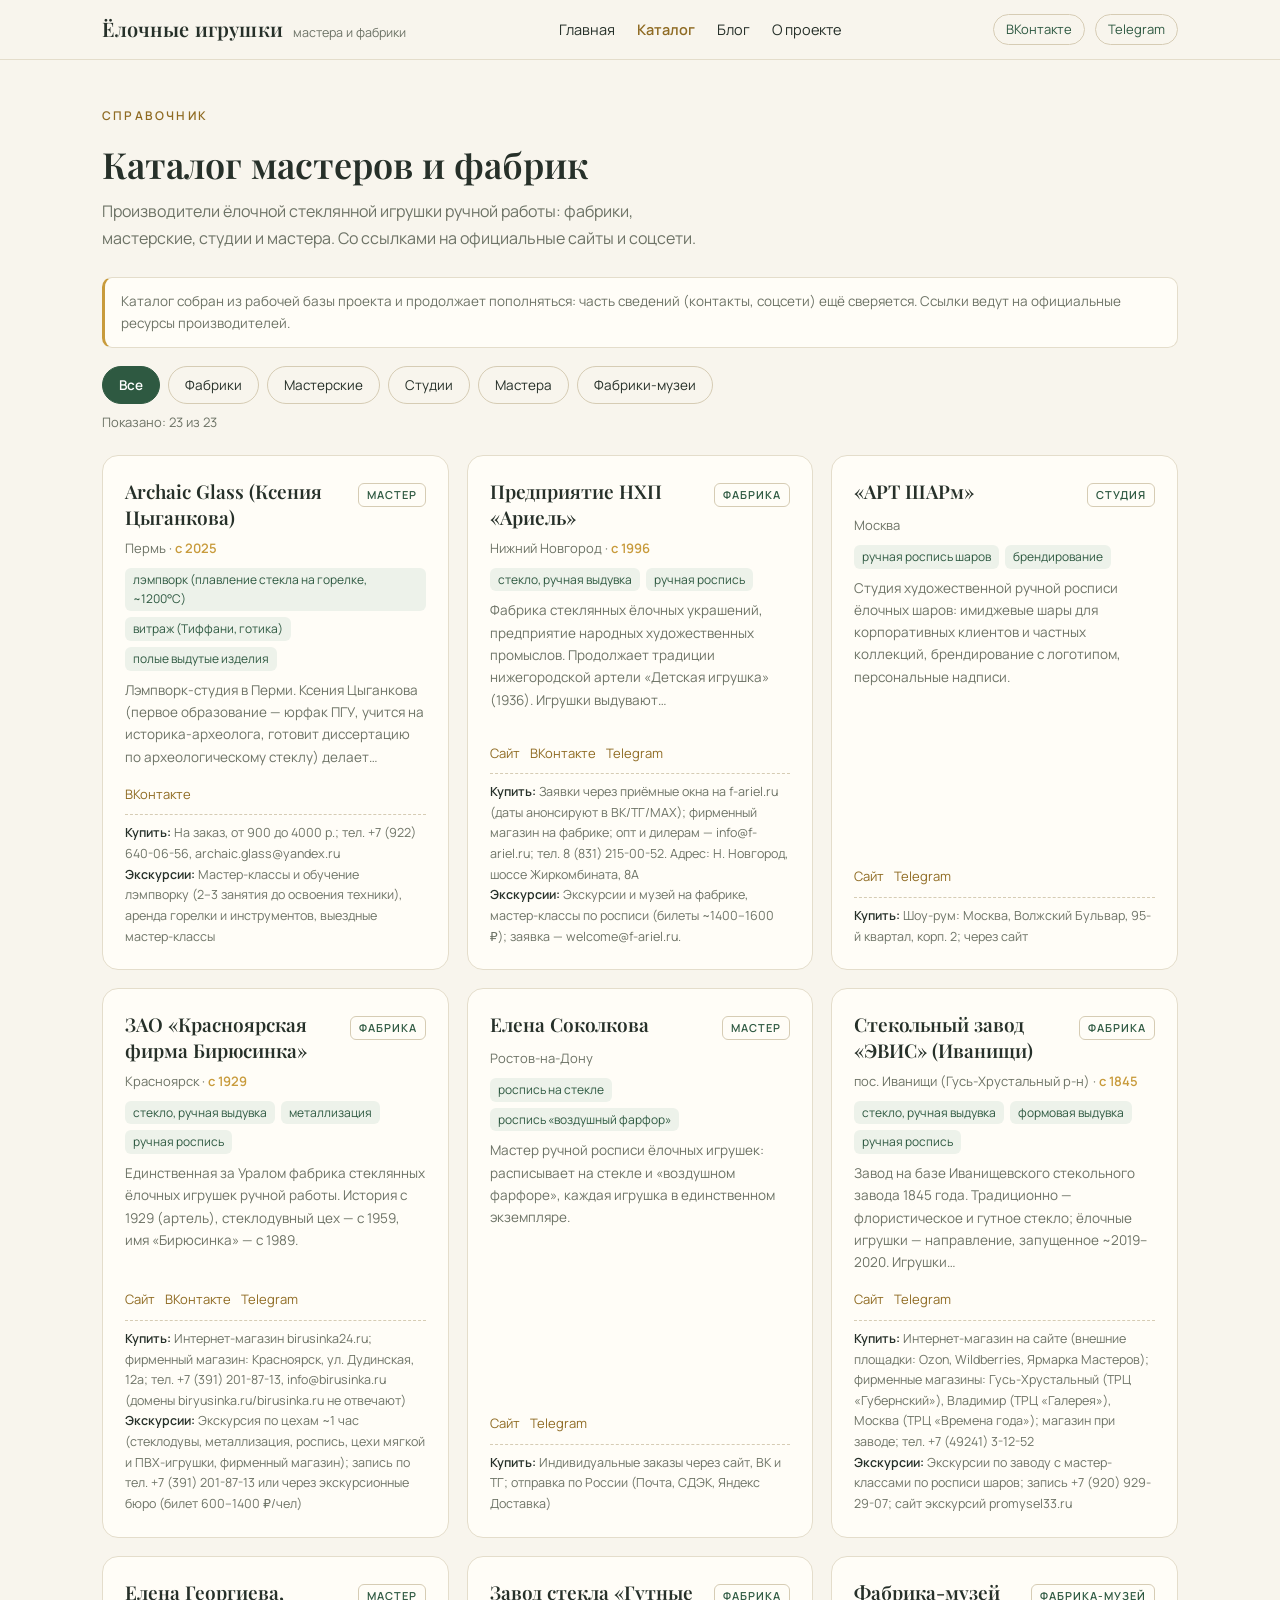
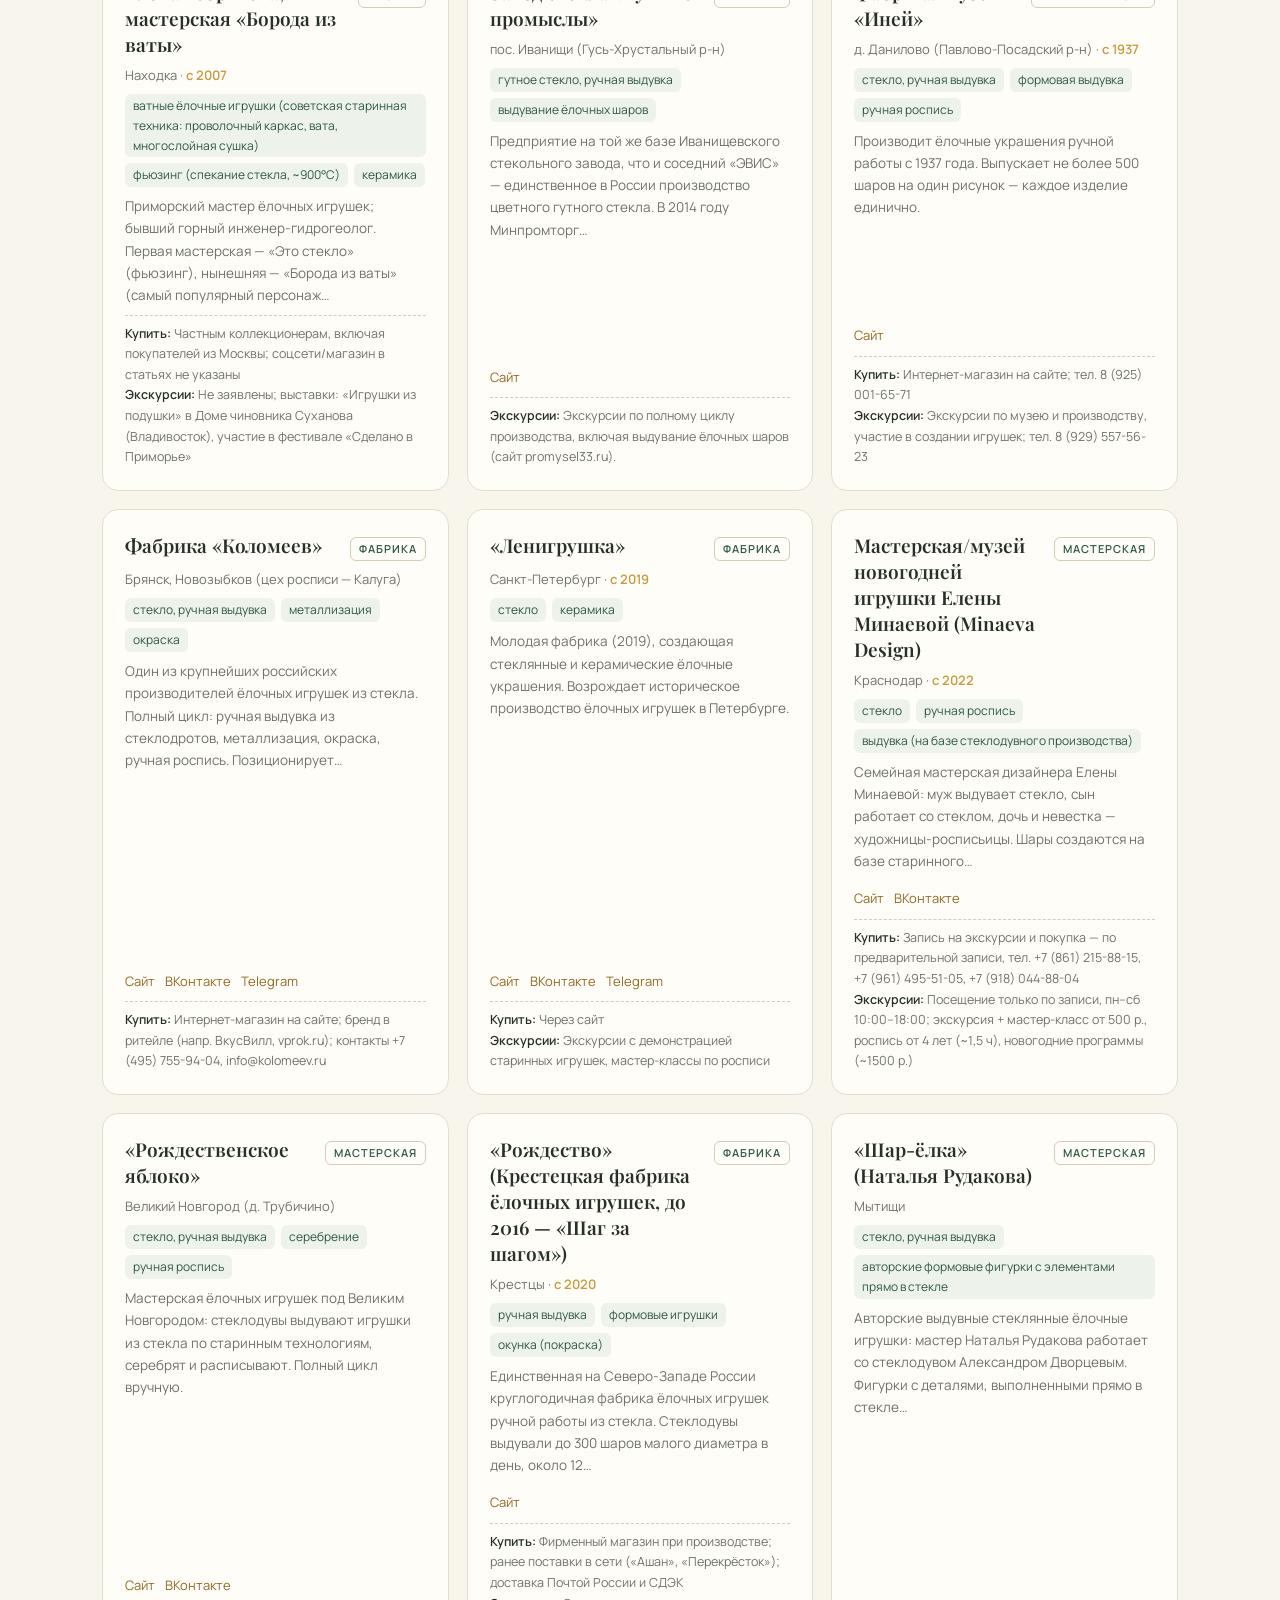
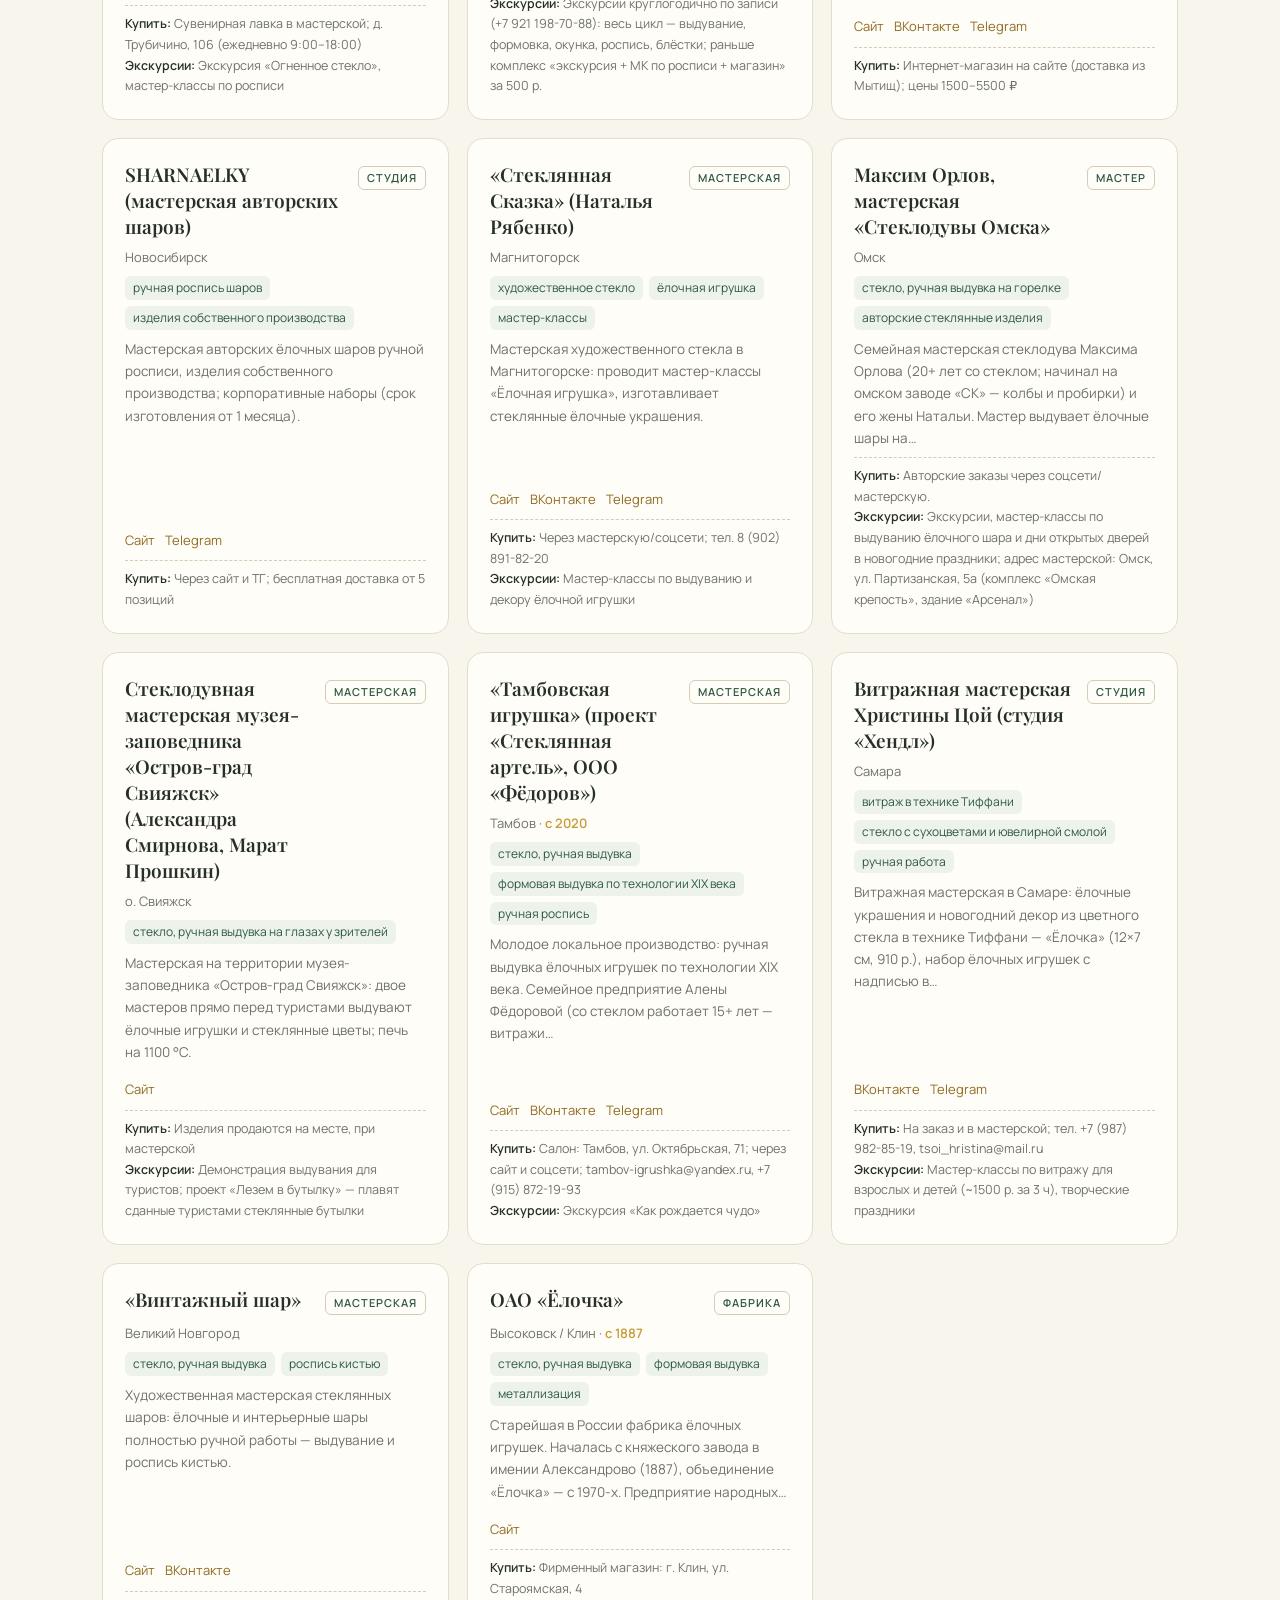
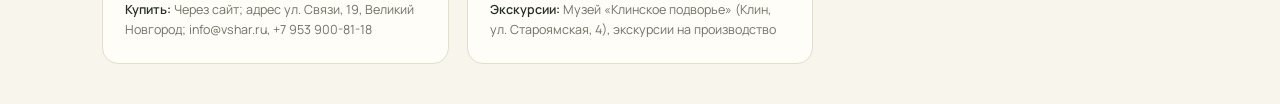
<file: catalog.html>
<!DOCTYPE html>
<html lang="ru">
<head>
<meta charset="UTF-8">
<meta name="viewport" content="width=device-width,initial-scale=1">
<meta name="robots" content="noindex,nofollow">
<title>Каталог мастеров и фабрик — Ёлочные игрушки</title>
<link rel="stylesheet" href="fonts/fonts.css">
<link rel="stylesheet" href="styles.css">
</head>
<body>

<header class="top">
  <div class="wrap top-in">
    <a class="brand" href="index.html">
      <b>Ёлочные игрушки</b><span>мастера и фабрики</span>
    </a>
    <nav class="nav">
      <a href="index.html">Главная</a>
      <a href="catalog.html" class="on">Каталог</a>
      <a href="blog.html">Блог</a>
      <a href="about.html">О проекте</a>
    </nav>
    <div class="top-soc">
      <a href="https://vk.ru/club242169556" target="_blank" rel="noopener">ВКонтакте</a>
      <a href="https://t.me/nytreetoys" target="_blank" rel="noopener">Telegram</a>
    </div>
    <button class="burger" aria-label="Меню" aria-expanded="false"><span></span><span></span><span></span></button>
  </div>
</header>

<main class="wrap">
  <div class="page-head">
    <div class="eyebrow">Справочник</div>
    <h1>Каталог мастеров и фабрик</h1>
    <p>Производители ёлочной стеклянной игрушки ручной работы: фабрики, мастерские, студии и мастера. Со ссылками на официальные сайты и соцсети.</p>
  </div>

  <div class="discl">Каталог собран из рабочей базы проекта и продолжает пополняться: часть сведений (контакты, соцсети) ещё сверяется. Ссылки ведут на официальные ресурсы производителей.</div>

  <div class="chips" role="group" aria-label="Фильтр по типу">
    <button class="chip on" data-f="все">Все</button>
    <button class="chip" data-f="фабрика">Фабрики</button>
    <button class="chip" data-f="мастерская">Мастерские</button>
    <button class="chip" data-f="студия">Студии</button>
    <button class="chip" data-f="мастер">Мастера</button>
    <button class="chip" data-f="фабрика-музей">Фабрики-музеи</button>
  </div>
  <div class="chips-n" aria-live="polite">Показано: 23 из 23</div>

  <div class="cards">
<article class="fcard" data-t="мастер">
<div class="fc-top"><h3>Archaic Glass (Ксения Цыганкова)</h3><span class="fbadge">мастер</span></div>
<div class="fc-geo">Пермь · <b>с 2025</b></div>
<div class="fc-tech"><i>лэмпворк (плавление стекла на горелке, ~1200°C)</i><i>витраж (Тиффани, готика)</i><i>полые выдутые изделия</i></div>
<p>Лэмпворк-студия в Перми. Ксения Цыганкова (первое образование — юрфак ПГУ, учится на историка-археолога, готовит диссертацию по археологическому стеклу) делает…</p>
<div class="fc-links"><a href="https://vk.com/archaicglass" target="_blank" rel="noopener">ВКонтакте</a></div>
<div class="fc-extra"><b>Купить:</b> На заказ, от 900 до 4000 р.; тел. +7 (922) 640-06-56, archaic.glass@yandex.ru<br><b>Экскурсии:</b> Мастер-классы и обучение лэмпворку (2–3 занятия до освоения техники), аренда горелки и инструментов, выездные мастер-классы</div>
</article>
<article class="fcard" data-t="фабрика">
<div class="fc-top"><h3>Предприятие НХП «Ариель»</h3><span class="fbadge">фабрика</span></div>
<div class="fc-geo">Нижний Новгород · <b>с 1996</b></div>
<div class="fc-tech"><i>стекло, ручная выдувка</i><i>ручная роспись</i></div>
<p>Фабрика стеклянных ёлочных украшений, предприятие народных художественных промыслов. Продолжает традиции нижегородской артели «Детская игрушка» (1936). Игрушки выдувают…</p>
<div class="fc-links"><a href="https://www.f-ariel.ru/" target="_blank" rel="noopener">Сайт</a><a href="https://vk.com/fabrika.ariel" target="_blank" rel="noopener">ВКонтакте</a><a href="https://t.me/fabrika_ariel_official" target="_blank" rel="noopener">Telegram</a></div>
<div class="fc-extra"><b>Купить:</b> Заявки через приёмные окна на f-ariel.ru (даты анонсируют в ВК/ТГ/MAX); фирменный магазин на фабрике; опт и дилерам — info@f-ariel.ru; тел. 8 (831) 215-00-52. Адрес: Н. Новгород, шоссе Жиркомбината, 8А<br><b>Экскурсии:</b> Экскурсии и музей на фабрике, мастер-классы по росписи (билеты ~1400–1600 ₽); заявка — welcome@f-ariel.ru.</div>
</article>
<article class="fcard" data-t="студия">
<div class="fc-top"><h3>«АРТ ШАРм»</h3><span class="fbadge">студия</span></div>
<div class="fc-geo">Москва</div>
<div class="fc-tech"><i>ручная роспись шаров</i><i>брендирование</i></div>
<p>Студия художественной ручной росписи ёлочных шаров: имиджевые шары для корпоративных клиентов и частных коллекций, брендирование с логотипом, персональные надписи.</p>
<div class="fc-links"><a href="https://artsharm.ru/" target="_blank" rel="noopener">Сайт</a><a href="https://t.me/artsharm_ng" target="_blank" rel="noopener">Telegram</a></div>
<div class="fc-extra"><b>Купить:</b> Шоу-рум: Москва, Волжский Бульвар, 95-й квартал, корп. 2; через сайт</div>
</article>
<article class="fcard" data-t="фабрика">
<div class="fc-top"><h3>ЗАО «Красноярская фирма Бирюсинка»</h3><span class="fbadge">фабрика</span></div>
<div class="fc-geo">Красноярск · <b>с 1929</b></div>
<div class="fc-tech"><i>стекло, ручная выдувка</i><i>металлизация</i><i>ручная роспись</i></div>
<p>Единственная за Уралом фабрика стеклянных ёлочных игрушек ручной работы. История с 1929 (артель), стеклодувный цех — с 1959, имя «Бирюсинка» — с 1989.</p>
<div class="fc-links"><a href="https://birusinka24.ru/" target="_blank" rel="noopener">Сайт</a><a href="https://vk.com/birusinkatoys" target="_blank" rel="noopener">ВКонтакте</a><a href="https://t.me/birusinka_124" target="_blank" rel="noopener">Telegram</a></div>
<div class="fc-extra"><b>Купить:</b> Интернет-магазин birusinka24.ru; фирменный магазин: Красноярск, ул. Дудинская, 12а; тел. +7 (391) 201-87-13, info@birusinka.ru (домены biryusinka.ru/birusinka.ru не отвечают)<br><b>Экскурсии:</b> Экскурсия по цехам ~1 час (стеклодувы, металлизация, роспись, цехи мягкой и ПВХ-игрушки, фирменный магазин); запись по тел. +7 (391) 201-87-13 или через экскурсионные бюро (билет 600–1400 ₽/чел)</div>
</article>
<article class="fcard" data-t="мастер">
<div class="fc-top"><h3>Елена Соколкова</h3><span class="fbadge">мастер</span></div>
<div class="fc-geo">Ростов-на-Дону</div>
<div class="fc-tech"><i>роспись на стекле</i><i>роспись «воздушный фарфор»</i></div>
<p>Мастер ручной росписи ёлочных игрушек: расписывает на стекле и «воздушном фарфоре», каждая игрушка в единственном экземпляре.</p>
<div class="fc-links"><a href="https://elenasokolkova.ru/" target="_blank" rel="noopener">Сайт</a><a href="https://t.me/elenasokolkova" target="_blank" rel="noopener">Telegram</a></div>
<div class="fc-extra"><b>Купить:</b> Индивидуальные заказы через сайт, ВК и ТГ; отправка по России (Почта, СДЭК, Яндекс Доставка)</div>
</article>
<article class="fcard" data-t="фабрика">
<div class="fc-top"><h3>Стекольный завод «ЭВИС» (Иванищи)</h3><span class="fbadge">фабрика</span></div>
<div class="fc-geo">пос. Иванищи (Гусь-Хрустальный р-н) · <b>с 1845</b></div>
<div class="fc-tech"><i>стекло, ручная выдувка</i><i>формовая выдувка</i><i>ручная роспись</i></div>
<p>Завод на базе Иванищевского стекольного завода 1845 года. Традиционно — флористическое и гутное стекло; ёлочные игрушки — направление, запущенное ~2019–2020. Игрушки…</p>
<div class="fc-links"><a href="https://evis.ru/" target="_blank" rel="noopener">Сайт</a><a href="https://t.me/evis_glass" target="_blank" rel="noopener">Telegram</a></div>
<div class="fc-extra"><b>Купить:</b> Интернет-магазин на сайте (внешние площадки: Ozon, Wildberries, Ярмарка Мастеров); фирменные магазины: Гусь-Хрустальный (ТРЦ «Губернский»), Владимир (ТРЦ «Галерея»), Москва (ТРЦ «Времена года»); магазин при заводе; тел. +7 (49241) 3-12-52<br><b>Экскурсии:</b> Экскурсии по заводу с мастер-классами по росписи шаров; запись +7 (920) 929-29-07; сайт экскурсий promysel33.ru</div>
</article>
<article class="fcard" data-t="мастер">
<div class="fc-top"><h3>Елена Георгиева, мастерская «Борода из ваты»</h3><span class="fbadge">мастер</span></div>
<div class="fc-geo">Находка · <b>с 2007</b></div>
<div class="fc-tech"><i>ватные ёлочные игрушки (советская старинная техника: проволочный каркас, вата, многослойная сушка)</i><i>фьюзинг (спекание стекла, ~900°C)</i><i>керамика</i></div>
<p>Приморский мастер ёлочных игрушек; бывший горный инженер-гидрогеолог. Первая мастерская — «Это стекло» (фьюзинг), нынешняя — «Борода из ваты» (самый популярный персонаж…</p>
<div class="fc-extra"><b>Купить:</b> Частным коллекционерам, включая покупателей из Москвы; соцсети/магазин в статьях не указаны<br><b>Экскурсии:</b> Не заявлены; выставки: «Игрушки из подушки» в Доме чиновника Суханова (Владивосток), участие в фестивале «Сделано в Приморье»</div>
</article>
<article class="fcard" data-t="фабрика">
<div class="fc-top"><h3>Завод стекла «Гутные промыслы»</h3><span class="fbadge">фабрика</span></div>
<div class="fc-geo">пос. Иванищи (Гусь-Хрустальный р-н)</div>
<div class="fc-tech"><i>гутное стекло, ручная выдувка</i><i>выдувание ёлочных шаров</i></div>
<p>Предприятие на той же базе Иванищевского стекольного завода, что и соседний «ЭВИС» — единственное в России производство цветного гутного стекла. В 2014 году Минпромторг…</p>
<div class="fc-links"><a href="https://promysel33.ru/" target="_blank" rel="noopener">Сайт</a></div>
<div class="fc-extra"><b>Экскурсии:</b> Экскурсии по полному циклу производства, включая выдувание ёлочных шаров (сайт promysel33.ru).</div>
</article>
<article class="fcard" data-t="фабрика-музей">
<div class="fc-top"><h3>Фабрика-музей «Иней»</h3><span class="fbadge">фабрика-музей</span></div>
<div class="fc-geo">д. Данилово (Павлово-Посадский р-н) · <b>с 1937</b></div>
<div class="fc-tech"><i>стекло, ручная выдувка</i><i>формовая выдувка</i><i>ручная роспись</i></div>
<p>Производит ёлочные украшения ручной работы с 1937 года. Выпускает не более 500 шаров на один рисунок — каждое изделие единично.</p>
<div class="fc-links"><a href="https://iney-shop.ru/" target="_blank" rel="noopener">Сайт</a></div>
<div class="fc-extra"><b>Купить:</b> Интернет-магазин на сайте; тел. 8 (925) 001-65-71<br><b>Экскурсии:</b> Экскурсии по музею и производству, участие в создании игрушек; тел. 8 (929) 557-56-23</div>
</article>
<article class="fcard" data-t="фабрика">
<div class="fc-top"><h3>Фабрика «Коломеев»</h3><span class="fbadge">фабрика</span></div>
<div class="fc-geo">Брянск, Новозыбков (цех росписи — Калуга)</div>
<div class="fc-tech"><i>стекло, ручная выдувка</i><i>металлизация</i><i>окраска</i></div>
<p>Один из крупнейших российских производителей ёлочных игрушек из стекла. Полный цикл: ручная выдувка из стеклодротов, металлизация, окраска, ручная роспись. Позиционирует…</p>
<div class="fc-links"><a href="https://kolomeev.ru/" target="_blank" rel="noopener">Сайт</a><a href="https://vk.com/kolomeev_ru" target="_blank" rel="noopener">ВКонтакте</a><a href="https://t.me/kolomeev" target="_blank" rel="noopener">Telegram</a></div>
<div class="fc-extra"><b>Купить:</b> Интернет-магазин на сайте; бренд в ритейле (напр. ВкусВилл, vprok.ru); контакты +7 (495) 755-94-04, info@kolomeev.ru</div>
</article>
<article class="fcard" data-t="фабрика">
<div class="fc-top"><h3>«Ленигрушка»</h3><span class="fbadge">фабрика</span></div>
<div class="fc-geo">Санкт-Петербург · <b>с 2019</b></div>
<div class="fc-tech"><i>стекло</i><i>керамика</i></div>
<p>Молодая фабрика (2019), создающая стеклянные и керамические ёлочные украшения. Возрождает историческое производство ёлочных игрушек в Петербурге.</p>
<div class="fc-links"><a href="https://lenigrushka.ru/" target="_blank" rel="noopener">Сайт</a><a href="https://vk.com/public189324949" target="_blank" rel="noopener">ВКонтакте</a><a href="https://t.me/lenigrushka" target="_blank" rel="noopener">Telegram</a></div>
<div class="fc-extra"><b>Купить:</b> Через сайт<br><b>Экскурсии:</b> Экскурсии с демонстрацией старинных игрушек, мастер-классы по росписи</div>
</article>
<article class="fcard" data-t="мастерская">
<div class="fc-top"><h3>Мастерская/музей новогодней игрушки Елены Минаевой (Minaeva Design)</h3><span class="fbadge">мастерская</span></div>
<div class="fc-geo">Краснодар · <b>с 2022</b></div>
<div class="fc-tech"><i>стекло</i><i>ручная роспись</i><i>выдувка (на базе стеклодувного производства)</i></div>
<p>Семейная мастерская дизайнера Елены Минаевой: муж выдувает стекло, сын работает со стеклом, дочь и невестка — художницы-росписьицы. Шары создаются на базе старинного…</p>
<div class="fc-links"><a href="http://minaeva-design.ru/ekskursiya-yelochnaya-igrushka" target="_blank" rel="noopener">Сайт</a><a href="https://vk.com/minaevdesign" target="_blank" rel="noopener">ВКонтакте</a></div>
<div class="fc-extra"><b>Купить:</b> Запись на экскурсии и покупка — по предварительной записи, тел. +7 (861) 215-88-15, +7 (961) 495-51-05, +7 (918) 044-88-04<br><b>Экскурсии:</b> Посещение только по записи, пн–сб 10:00–18:00; экскурсия + мастер-класс от 500 р., роспись от 4 лет (~1,5 ч), новогодние программы (~1500 р.)</div>
</article>
<article class="fcard" data-t="мастерская">
<div class="fc-top"><h3>«Рождественское яблоко»</h3><span class="fbadge">мастерская</span></div>
<div class="fc-geo">Великий Новгород (д. Трубичино)</div>
<div class="fc-tech"><i>стекло, ручная выдувка</i><i>серебрение</i><i>ручная роспись</i></div>
<p>Мастерская ёлочных игрушек под Великим Новгородом: стеклодувы выдувают игрушки из стекла по старинным технологиям, серебрят и расписывают. Полный цикл вручную.</p>
<div class="fc-links"><a href="https://christmasapple.com/" target="_blank" rel="noopener">Сайт</a><a href="https://vk.com/public165747243" target="_blank" rel="noopener">ВКонтакте</a></div>
<div class="fc-extra"><b>Купить:</b> Сувенирная лавка в мастерской; д. Трубичино, 106 (ежедневно 9:00–18:00)<br><b>Экскурсии:</b> Экскурсия «Огненное стекло», мастер-классы по росписи</div>
</article>
<article class="fcard" data-t="фабрика">
<div class="fc-top"><h3>«Рождество» (Крестецкая фабрика ёлочных игрушек, до 2016 — «Шаг за шагом»)</h3><span class="fbadge">фабрика</span></div>
<div class="fc-geo">Крестцы · <b>с 2020</b></div>
<div class="fc-tech"><i>ручная выдувка</i><i>формовые игрушки</i><i>окунка (покраска)</i></div>
<p>Единственная на Северо-Западе России круглогодичная фабрика ёлочных игрушек ручной работы из стекла. Стеклодувы выдували до 300 шаров малого диаметра в день, около 12…</p>
<div class="fc-links"><a href="https://рождествоигрушки.рф/" target="_blank" rel="noopener">Сайт</a></div>
<div class="fc-extra"><b>Купить:</b> Фирменный магазин при производстве; ранее поставки в сети («Ашан», «Перекрёсток»); доставка Почтой России и СДЭК<br><b>Экскурсии:</b> Экскурсии круглогодично по записи (+7 921 198-70-88): весь цикл — выдувание, формовка, окунка, роспись, блёстки; раньше комплекс «экскурсия + МК по росписи + магазин» за 500 р.</div>
</article>
<article class="fcard" data-t="мастерская">
<div class="fc-top"><h3>«Шар-ёлка» (Наталья Рудакова)</h3><span class="fbadge">мастерская</span></div>
<div class="fc-geo">Мытищи</div>
<div class="fc-tech"><i>стекло, ручная выдувка</i><i>авторские формовые фигурки с элементами прямо в стекле</i></div>
<p>Авторские выдувные стеклянные ёлочные игрушки: мастер Наталья Рудакова работает со стеклодувом Александром Дворцевым. Фигурки с деталями, выполненными прямо в стекле…</p>
<div class="fc-links"><a href="https://www.shar-elka.ru/" target="_blank" rel="noopener">Сайт</a><a href="https://vk.com/shar.elka" target="_blank" rel="noopener">ВКонтакте</a><a href="https://t.me/sharelkashop" target="_blank" rel="noopener">Telegram</a></div>
<div class="fc-extra"><b>Купить:</b> Интернет-магазин на сайте (доставка из Мытищ); цены 1500–5500 ₽</div>
</article>
<article class="fcard" data-t="студия">
<div class="fc-top"><h3>SHARNAELKY (мастерская авторских шаров)</h3><span class="fbadge">студия</span></div>
<div class="fc-geo">Новосибирск</div>
<div class="fc-tech"><i>ручная роспись шаров</i><i>изделия собственного производства</i></div>
<p>Мастерская авторских ёлочных шаров ручной росписи, изделия собственного производства; корпоративные наборы (срок изготовления от 1 месяца).</p>
<div class="fc-links"><a href="http://sharnaelky.ru/" target="_blank" rel="noopener">Сайт</a><a href="https://t.me/sharnaelky" target="_blank" rel="noopener">Telegram</a></div>
<div class="fc-extra"><b>Купить:</b> Через сайт и ТГ; бесплатная доставка от 5 позиций</div>
</article>
<article class="fcard" data-t="мастерская">
<div class="fc-top"><h3>«Стеклянная Сказка» (Наталья Рябенко)</h3><span class="fbadge">мастерская</span></div>
<div class="fc-geo">Магнитогорск</div>
<div class="fc-tech"><i>художественное стекло</i><i>ёлочная игрушка</i><i>мастер-классы</i></div>
<p>Мастерская художественного стекла в Магнитогорске: проводит мастер-классы «Ёлочная игрушка», изготавливает стеклянные ёлочные украшения.</p>
<div class="fc-links"><a href="https://steklo-skazka.ru/" target="_blank" rel="noopener">Сайт</a><a href="https://vk.com/steklyannay_skazka" target="_blank" rel="noopener">ВКонтакте</a><a href="https://t.me/Steklo_skazka" target="_blank" rel="noopener">Telegram</a></div>
<div class="fc-extra"><b>Купить:</b> Через мастерскую/соцсети; тел. 8 (902) 891-82-20<br><b>Экскурсии:</b> Мастер-классы по выдуванию и декору ёлочной игрушки</div>
</article>
<article class="fcard" data-t="мастер">
<div class="fc-top"><h3>Максим Орлов, мастерская «Стеклодувы Омска»</h3><span class="fbadge">мастер</span></div>
<div class="fc-geo">Омск</div>
<div class="fc-tech"><i>стекло, ручная выдувка на горелке</i><i>авторские стеклянные изделия</i></div>
<p>Семейная мастерская стеклодува Максима Орлова (20+ лет со стеклом; начинал на омском заводе «СК» — колбы и пробирки) и его жены Натальи. Мастер выдувает ёлочные шары на…</p>
<div class="fc-extra"><b>Купить:</b> Авторские заказы через соцсети/мастерскую.<br><b>Экскурсии:</b> Экскурсии, мастер-классы по выдуванию ёлочного шара и дни открытых дверей в новогодние праздники; адрес мастерской: Омск, ул. Партизанская, 5а (комплекс «Омская крепость», здание «Арсенал»)</div>
</article>
<article class="fcard" data-t="мастерская">
<div class="fc-top"><h3>Стеклодувная мастерская музея-заповедника «Остров-град Свияжск» (Александра Смирнова, Марат Прошкин)</h3><span class="fbadge">мастерская</span></div>
<div class="fc-geo">о. Свияжск</div>
<div class="fc-tech"><i>стекло, ручная выдувка на глазах у зрителей</i></div>
<p>Мастерская на территории музея-заповедника «Остров-град Свияжск»: двое мастеров прямо перед туристами выдувают ёлочные игрушки и стеклянные цветы; печь на 1100 °C.</p>
<div class="fc-links"><a href="https://svyazhsk.ru/" target="_blank" rel="noopener">Сайт</a></div>
<div class="fc-extra"><b>Купить:</b> Изделия продаются на месте, при мастерской<br><b>Экскурсии:</b> Демонстрация выдувания для туристов; проект «Лезем в бутылку» — плавят сданные туристами стеклянные бутылки</div>
</article>
<article class="fcard" data-t="мастерская">
<div class="fc-top"><h3>«Тамбовская игрушка» (проект «Стеклянная артель», ООО «Фёдоров»)</h3><span class="fbadge">мастерская</span></div>
<div class="fc-geo">Тамбов · <b>с 2020</b></div>
<div class="fc-tech"><i>стекло, ручная выдувка</i><i>формовая выдувка по технологии XIX века</i><i>ручная роспись</i></div>
<p>Молодое локальное производство: ручная выдувка ёлочных игрушек по технологии XIX века. Семейное предприятие Алены Фёдоровой (со стеклом работает 15+ лет — витражи…</p>
<div class="fc-links"><a href="https://tambovskaya-igrushka.ru" target="_blank" rel="noopener">Сайт</a><a href="https://vk.ru/tambovskayaigrushka" target="_blank" rel="noopener">ВКонтакте</a><a href="https://t.me/tambovskaya_igrushka" target="_blank" rel="noopener">Telegram</a></div>
<div class="fc-extra"><b>Купить:</b> Салон: Тамбов, ул. Октябрьская, 71; через сайт и соцсети; tambov-igrushka@yandex.ru, +7 (915) 872-19-93<br><b>Экскурсии:</b> Экскурсия «Как рождается чудо»</div>
</article>
<article class="fcard" data-t="студия">
<div class="fc-top"><h3>Витражная мастерская Христины Цой (студия «Хендл»)</h3><span class="fbadge">студия</span></div>
<div class="fc-geo">Самара</div>
<div class="fc-tech"><i>витраж в технике Тиффани</i><i>стекло с сухоцветами и ювелирной смолой</i><i>ручная работа</i></div>
<p>Витражная мастерская в Самаре: ёлочные украшения и новогодний декор из цветного стекла в технике Тиффани — «Ёлочка» (12×7 см, 910 р.), набор ёлочных игрушек с надписью в…</p>
<div class="fc-links"><a href="https://vk.com/handle.space" target="_blank" rel="noopener">ВКонтакте</a><a href="https://t.me/khristina" target="_blank" rel="noopener">Telegram</a></div>
<div class="fc-extra"><b>Купить:</b> На заказ и в мастерской; тел. +7 (987) 982-85-19, tsoi_hristina@mail.ru<br><b>Экскурсии:</b> Мастер-классы по витражу для взрослых и детей (~1500 р. за 3 ч), творческие праздники</div>
</article>
<article class="fcard" data-t="мастерская">
<div class="fc-top"><h3>«Винтажный шар»</h3><span class="fbadge">мастерская</span></div>
<div class="fc-geo">Великий Новгород</div>
<div class="fc-tech"><i>стекло, ручная выдувка</i><i>роспись кистью</i></div>
<p>Художественная мастерская стеклянных шаров: ёлочные и интерьерные шары полностью ручной работы — выдувание и роспись кистью.</p>
<div class="fc-links"><a href="https://vshar.ru/" target="_blank" rel="noopener">Сайт</a><a href="https://vk.com/vintshar" target="_blank" rel="noopener">ВКонтакте</a></div>
<div class="fc-extra"><b>Купить:</b> Через сайт; адрес ул. Связи, 19, Великий Новгород; info@vshar.ru, +7 953 900-81-18</div>
</article>
<article class="fcard" data-t="фабрика">
<div class="fc-top"><h3>ОАО «Ёлочка»</h3><span class="fbadge">фабрика</span></div>
<div class="fc-geo">Высоковск / Клин · <b>с 1887</b></div>
<div class="fc-tech"><i>стекло, ручная выдувка</i><i>формовая выдувка</i><i>металлизация</i></div>
<p>Старейшая в России фабрика ёлочных игрушек. Началась с княжеского завода в имении Александрово (1887), объединение «Ёлочка» — с 1970-х. Предприятие народных…</p>
<div class="fc-links"><a href="https://www.yolochka.ru/" target="_blank" rel="noopener">Сайт</a></div>
<div class="fc-extra"><b>Купить:</b> Фирменный магазин: г. Клин, ул. Староямская, 4<br><b>Экскурсии:</b> Музей «Клинское подворье» (Клин, ул. Староямская, 4), экскурсии на производство</div>
</article>
  </div>
</footer>

<script src="app.js"></script>
</body>
</html>
</file>
<file: fonts/fonts.css>
@font-face {
  font-family: 'Manrope';
  font-style: normal;
  font-weight: 400;
  font-display: swap;
  src: url('manrope-400-normal-cyrillic.woff2') format('woff2');
  unicode-range: U+0301, U+0400-045F, U+0490-0491, U+04B0-04B1, U+2116;
}
@font-face {
  font-family: 'Manrope';
  font-style: normal;
  font-weight: 400;
  font-display: swap;
  src: url('manrope-400-normal-latin.woff2') format('woff2');
  unicode-range: U+0000-00FF, U+0131, U+0152-0153, U+02BB-02BC, U+02C6, U+02DA, U+02DC, U+0304, U+0308, U+0329, U+2000-206F, U+20AC, U+2122, U+2191, U+2193, U+2212, U+2215, U+FEFF, U+FFFD;
}
@font-face {
  font-family: 'Manrope';
  font-style: normal;
  font-weight: 500;
  font-display: swap;
  src: url('manrope-500-normal-cyrillic.woff2') format('woff2');
  unicode-range: U+0301, U+0400-045F, U+0490-0491, U+04B0-04B1, U+2116;
}
@font-face {
  font-family: 'Manrope';
  font-style: normal;
  font-weight: 500;
  font-display: swap;
  src: url('manrope-500-normal-latin.woff2') format('woff2');
  unicode-range: U+0000-00FF, U+0131, U+0152-0153, U+02BB-02BC, U+02C6, U+02DA, U+02DC, U+0304, U+0308, U+0329, U+2000-206F, U+20AC, U+2122, U+2191, U+2193, U+2212, U+2215, U+FEFF, U+FFFD;
}
@font-face {
  font-family: 'Manrope';
  font-style: normal;
  font-weight: 600;
  font-display: swap;
  src: url('manrope-600-normal-cyrillic.woff2') format('woff2');
  unicode-range: U+0301, U+0400-045F, U+0490-0491, U+04B0-04B1, U+2116;
}
@font-face {
  font-family: 'Manrope';
  font-style: normal;
  font-weight: 600;
  font-display: swap;
  src: url('manrope-600-normal-latin.woff2') format('woff2');
  unicode-range: U+0000-00FF, U+0131, U+0152-0153, U+02BB-02BC, U+02C6, U+02DA, U+02DC, U+0304, U+0308, U+0329, U+2000-206F, U+20AC, U+2122, U+2191, U+2193, U+2212, U+2215, U+FEFF, U+FFFD;
}
@font-face {
  font-family: 'Manrope';
  font-style: normal;
  font-weight: 800;
  font-display: swap;
  src: url('manrope-800-normal-cyrillic.woff2') format('woff2');
  unicode-range: U+0301, U+0400-045F, U+0490-0491, U+04B0-04B1, U+2116;
}
@font-face {
  font-family: 'Manrope';
  font-style: normal;
  font-weight: 800;
  font-display: swap;
  src: url('manrope-800-normal-latin.woff2') format('woff2');
  unicode-range: U+0000-00FF, U+0131, U+0152-0153, U+02BB-02BC, U+02C6, U+02DA, U+02DC, U+0304, U+0308, U+0329, U+2000-206F, U+20AC, U+2122, U+2191, U+2193, U+2212, U+2215, U+FEFF, U+FFFD;
}
@font-face {
  font-family: 'Playfair Display';
  font-style: normal;
  font-weight: 600;
  font-display: swap;
  src: url('playfair-display-600-normal-cyrillic.woff2') format('woff2');
  unicode-range: U+0301, U+0400-045F, U+0490-0491, U+04B0-04B1, U+2116;
}
@font-face {
  font-family: 'Playfair Display';
  font-style: normal;
  font-weight: 600;
  font-display: swap;
  src: url('playfair-display-600-normal-latin.woff2') format('woff2');
  unicode-range: U+0000-00FF, U+0131, U+0152-0153, U+02BB-02BC, U+02C6, U+02DA, U+02DC, U+0304, U+0308, U+0329, U+2000-206F, U+20AC, U+2122, U+2191, U+2193, U+2212, U+2215, U+FEFF, U+FFFD;
}
@font-face {
  font-family: 'Playfair Display';
  font-style: normal;
  font-weight: 700;
  font-display: swap;
  src: url('playfair-display-700-normal-cyrillic.woff2') format('woff2');
  unicode-range: U+0301, U+0400-045F, U+0490-0491, U+04B0-04B1, U+2116;
}
@font-face {
  font-family: 'Playfair Display';
  font-style: normal;
  font-weight: 700;
  font-display: swap;
  src: url('playfair-display-700-normal-latin.woff2') format('woff2');
  unicode-range: U+0000-00FF, U+0131, U+0152-0153, U+02BB-02BC, U+02C6, U+02DA, U+02DC, U+0304, U+0308, U+0329, U+2000-206F, U+20AC, U+2122, U+2191, U+2193, U+2212, U+2215, U+FEFF, U+FFFD;
}
</file>
<file: styles.css>
/* Ёлочные игрушки: мастера и фабрики — сайт-прототип.
   Палитра: бумага + хвоя + бронза. Шрифты локально (fonts/). */

:root{
  --paper:#F8F5ED;
  --card:#FFFDF7;
  --ink:#263029;
  --mut:#6D7366;
  --pine:#2E5941;
  --pine-deep:#20412F;
  --bronze:#8F6B23;
  --gold:#C89B3C;
  --line:#E4DDCB;
  --line2:#D6CCB4;
  --serif:"Playfair Display",Georgia,serif;
  --sans:"Manrope",system-ui,Arial,sans-serif;
}
*{box-sizing:border-box;margin:0;padding:0}
html{scroll-behavior:smooth}
@media(prefers-reduced-motion:reduce){html{scroll-behavior:auto}}
body{font:16px/1.65 var(--sans);background:var(--paper);color:var(--ink);padding-block:0}
img{max-width:100%;display:block}
a{color:var(--bronze)}
.wrap{max-width:1120px;margin-inline:auto;padding-inline:22px}

/* ── Шапка ─────────────────────────── */
.top{position:sticky;top:0;z-index:20;background:rgba(248,245,237,.94);backdrop-filter:blur(6px);border-bottom:1px solid var(--line)}
.top-in{display:flex;align-items:center;justify-content:space-between;gap:16px;padding-block:14px}
.brand{display:flex;align-items:baseline;gap:10px;text-decoration:none;color:var(--ink)}
.brand b{font:600 20px var(--serif);letter-spacing:.2px}
.brand span{font-size:12.5px;color:var(--mut)}
.nav{display:flex;gap:22px;align-items:center}
.nav a{font-size:14.5px;color:var(--ink);text-decoration:none}
.nav a:hover{color:var(--bronze)}
.nav a.on{color:var(--bronze);font-weight:600}
.top-soc{display:flex;gap:10px}
.top-soc a{font-size:13px;text-decoration:none;color:var(--pine);border:1px solid var(--line2);border-radius:99px;padding:4px 12px}
.top-soc a:hover{background:var(--pine);color:#fff;border-color:var(--pine)}
.burger{display:none;background:none;border:0;cursor:pointer;padding:8px}
.burger span{display:block;width:22px;height:2px;background:var(--ink);margin:5px 0;border-radius:2px}

/* ── Hero ─────────────────────────── */
.hero{padding-block:64px 26px}
.hero-in{display:grid;grid-template-columns:1.15fr .85fr;gap:48px;align-items:center}
.eyebrow{font-size:12px;font-weight:600;letter-spacing:2.2px;text-transform:uppercase;color:var(--bronze);margin-bottom:14px}
.hero h1{font:600 44px/1.18 var(--serif);letter-spacing:.2px}
.hero h1 em{font-style:italic;color:var(--pine)}
.hero .lead{font-size:17px;color:var(--mut);margin-top:16px;max-width:46ch}
.hero-cta{display:flex;gap:12px;margin-top:26px;flex-wrap:wrap}
.btn{display:inline-block;text-decoration:none;font-weight:600;font-size:14.5px;border-radius:99px;padding:12px 24px}
.btn-solid{background:var(--pine);color:#fff}
.btn-solid:hover{background:var(--pine-deep)}
.btn-ghost{border:1px solid var(--line2);color:var(--ink)}
.btn-ghost:hover{border-color:var(--bronze);color:var(--bronze)}
.hero-figure{position:relative}
.hero-figure img{border-radius:18px;aspect-ratio:4/3;object-fit:cover}
.hero-figure::after{content:"";position:absolute;inset:14px -14px -14px 14px;border:1.5px solid var(--gold);border-radius:18px;z-index:-1}
.hero-meta{margin-top:14px;font-size:13px;color:var(--mut)}
.hero-meta b{color:var(--ink);font-weight:600}

/* ── Полоса фактов ─────────────────── */
.facts{display:grid;grid-template-columns:repeat(4,1fr);border-block:1px solid var(--line2);margin-block:34px}
.facts div{padding:22px 18px;text-align:center}
.facts div+div{border-left:1px solid var(--line2)}
.facts b{display:block;font:600 26px var(--serif);color:var(--pine)}
.facts span{font-size:12.5px;color:var(--mut);letter-spacing:.4px;text-transform:uppercase}

/* ── Секции ───────────────────────── */
section{padding-block:54px}
.sec-head{display:flex;align-items:baseline;justify-content:space-between;gap:16px;margin-bottom:26px;flex-wrap:wrap}
.sec-head h2{font:600 30px var(--serif)}
.sec-head a{font-size:14px;font-weight:600;text-decoration:none}

/* Рубрики — редакционный нумерованный список */
.rubs{display:grid;grid-template-columns:1fr 1fr;gap:0 56px}
.rub{display:grid;grid-template-columns:44px 1fr;gap:14px;padding-block:20px;border-top:1px solid var(--line2)}
.rub i{font-style:normal;font:600 15px var(--serif);color:var(--gold)}
.rub h3{font:600 19px var(--serif);margin-bottom:4px}
.rub p{font-size:14px;color:var(--mut)}

/* Свежие материалы: 1 крупный + 2 компактных */
.posts{display:grid;grid-template-columns:1.25fr 1fr;grid-template-rows:auto auto;gap:22px}
.postc{display:block;background:var(--card);border:1px solid var(--line);border-radius:16px;overflow:hidden;text-decoration:none;color:var(--ink);transition:box-shadow .25s}
.postc:hover{box-shadow:0 10px 30px rgba(38,48,41,.1)}
.postc img{aspect-ratio:16/10;object-fit:cover;width:100%}
.postc.big{grid-row:1/3;display:flex;flex-direction:column}
.postc.big img{aspect-ratio:auto;height:100%;object-fit:cover;flex:1;min-height:0}
.postc.big .pc-body{flex:0 0 auto}
.postc .pc-body{padding:18px 20px 22px}
.pc-meta{font-size:12px;color:var(--bronze);font-weight:600;letter-spacing:1.2px;text-transform:uppercase;margin-bottom:8px}
.postc h3{font:600 20px var(--serif);margin-bottom:8px}
.postc.big h3{font-size:25px}
.postc p{font-size:14px;color:var(--mut)}

/* Каталог-тизер — строки списка */
.tz{border-top:1px solid var(--line2)}
.tz a{display:grid;grid-template-columns:2fr 1.4fr 1.6fr auto;gap:14px;align-items:baseline;padding-block:15px;border-bottom:1px solid var(--line2);text-decoration:none;color:var(--ink)}
.tz a:hover{background:var(--card)}
.tz .n{font:600 17px var(--serif)}
.tz .c{font-size:13.5px;color:var(--mut)}
.tz .t{font-size:13px;color:var(--pine)}
.tz .a{color:var(--bronze);font-size:14px}
.tz-more{text-align:center;margin-top:22px}

/* ── Подписка ─────────────────────── */
.subs{background:var(--pine-deep);border-radius:20px;color:#EDF3EA;padding:44px 48px;margin-block:10px 20px}
.subs h2{font:600 29px var(--serif);color:#fff}
.subs p{color:#B9C9B6;font-size:14.5px;margin-top:8px;max-width:52ch}
.subs form{display:flex;gap:10px;margin-top:22px;flex-wrap:wrap}
.subs input{flex:1;min-width:240px;background:rgba(255,255,255,.09);border:1px solid rgba(255,255,255,.22);border-radius:99px;color:#fff;padding:12px 20px;font:inherit;font-size:14.5px}
.subs input::placeholder{color:#8FA58C}
.subs input:focus{outline:2px solid var(--gold);outline-offset:1px}
.subs .btn-solid{background:var(--gold);color:#33290D}
.subs .btn-solid:hover{background:#D9B052}
.subs .alt{margin-top:16px;font-size:13.5px;color:#B9C9B6}
.subs .alt a{color:var(--gold)}
.subs-msg{margin-top:10px;font-size:14px;color:#F5E4B8;min-height:1em}

/* ── Футер ─────────────────────────── */
footer{background:var(--pine-deep);color:#B9C9B6;margin-top:56px}
.foot-in{display:grid;grid-template-columns:1.4fr 1fr 1fr;gap:36px;padding-block:44px}
.foot-in h4{font:600 18px var(--serif);color:#fff;margin-bottom:10px}
.foot-in a{color:#B9C9B6;text-decoration:none;font-size:14px;display:block;padding-block:3px}
.foot-in a:hover{color:var(--gold)}
.foot-in p{font-size:13.5px}
.foot-bot{border-top:1px solid rgba(255,255,255,.12);padding-block:16px;font-size:12.5px;color:#8FA58C;display:flex;justify-content:space-between;gap:12px;flex-wrap:wrap}
.foot-bot a{color:#B9C9B6}

/* ── Каталог ───────────────────────── */
.page-head{padding-block:46px 8px}
.page-head h1{font:600 36px var(--serif);margin-bottom:10px}
.page-head p{color:var(--mut);max-width:60ch}
.discl{margin-block:18px;background:var(--card);border:1px solid var(--line);border-left:3px solid var(--gold);border-radius:10px;padding:12px 16px;font-size:13.5px;color:var(--mut)}
.chips{display:flex;gap:8px;flex-wrap:wrap;margin-block:18px 8px}
.chip{background:none;border:1px solid var(--line2);border-radius:99px;padding:7px 16px;font:inherit;font-size:13.5px;cursor:pointer;color:var(--ink)}
.chip:hover{border-color:var(--bronze);color:var(--bronze)}
.chip.on{background:var(--pine);border-color:var(--pine);color:#fff;font-weight:600}
.chips-n{font-size:13px;color:var(--mut);margin:8px 0 4px}

.cards{display:grid;grid-template-columns:repeat(auto-fill,minmax(320px,1fr));gap:18px;padding-block:18px 40px}
.fcard{background:var(--card);border:1px solid var(--line);border-radius:16px;padding:22px;display:flex;flex-direction:column;gap:8px}
.fcard .fc-top{display:flex;justify-content:space-between;align-items:baseline;gap:10px}
.fbadge{font-size:11px;font-weight:600;letter-spacing:1px;text-transform:uppercase;color:var(--pine);border:1px solid var(--line2);border-radius:6px;padding:2px 8px;white-space:nowrap}
.fcard h3{font:600 19px var(--serif)}
.fcard .fc-geo{font-size:13px;color:var(--mut)}
.fcard .fc-geo b{color:var(--gold);font-weight:600}
.fc-tech{display:flex;gap:6px;flex-wrap:wrap}
.fc-tech i{font-style:normal;font-size:12px;color:var(--pine);background:#EDF2EA;border-radius:6px;padding:2px 8px}
.fcard p{font-size:13.5px;color:var(--mut)}
.fc-links{display:flex;gap:10px;flex-wrap:wrap;margin-top:auto;padding-top:8px}
.fc-links a{font-size:13px;text-decoration:none;color:var(--bronze);border-bottom:1px solid transparent}
.fc-links a:hover{border-color:var(--bronze)}
.fc-extra{font-size:12.5px;color:var(--mut);border-top:1px dashed var(--line2);padding-top:8px}
.fc-extra b{font-weight:600;color:var(--ink)}

/* ── Блог ─────────────────────────── */
.art{background:var(--card);border:1px solid var(--line);border-radius:18px;overflow:hidden;margin-bottom:26px}
.art>img{width:100%;aspect-ratio:21/10;object-fit:cover}
.art-body{padding:26px 30px 30px}
.art-meta{display:flex;gap:14px;font-size:12.5px;color:var(--mut);margin-bottom:10px;flex-wrap:wrap}
.art-meta .rub-tag{color:var(--bronze);font-weight:600;letter-spacing:1px;text-transform:uppercase}
.art h2{font:600 26px var(--serif);margin-bottom:12px}
.art .intro{font-size:16px;color:var(--ink)}
.art details{margin-top:8px}
.art summary{cursor:pointer;list-style:none;display:inline-block;font-weight:600;font-size:14.5px;color:var(--bronze);margin-top:12px}
.art summary::-webkit-details-marker{display:none}
.art summary::after{content:" ↓"}
.art details[open] summary::after{content:" ↑"}
.art .art-full{margin-top:14px;font-size:15px;color:#3A443C}
.art .art-full p+p{margin-top:12px}
.art .src{margin-top:14px;font-size:13.5px;color:var(--mut)}

/* ── О проекте ────────────────────── */
.about-cols{display:grid;grid-template-columns:1.1fr .9fr;gap:44px;align-items:start}
.about-cols p{margin-bottom:14px;font-size:15.5px;color:#3A443C}
.about-cols .quote{border-left:3px solid var(--gold);padding:6px 0 6px 18px;font:italic 600 19px var(--serif);color:var(--pine);margin-block:18px 22px}
.mini-facts{display:grid;grid-template-columns:repeat(2,1fr);gap:12px}
.mini-facts div{background:var(--card);border:1px solid var(--line);border-radius:14px;padding:16px 18px}
.mini-facts b{display:block;font:600 24px var(--serif);color:var(--pine)}
.mini-facts span{font-size:12.5px;color:var(--mut)}
.soc-row{display:flex;gap:12px;margin-top:18px;flex-wrap:wrap}

/* ── Появление при скролле ─────────── */
.rv{opacity:0;transform:translateY(14px);transition:opacity .6s cubic-bezier(.16,1,.3,1),transform .6s cubic-bezier(.16,1,.3,1)}
.rv.in{opacity:1;transform:none}
@media(prefers-reduced-motion:reduce){.rv{opacity:1;transform:none;transition:none}}

/* ── Адаптив ──────────────────────── */
@media(max-width:960px){
  .hero-in{grid-template-columns:1fr;gap:30px}
  .hero h1{font-size:36px}
  .facts{grid-template-columns:repeat(2,1fr)}
  .facts div:nth-child(3){border-left:0}
  .facts div:nth-child(n+3){border-top:1px solid var(--line2)}
  .rubs{grid-template-columns:1fr}
  .posts{grid-template-columns:1fr}
  .postc.big{grid-row:auto;display:block}
  .postc.big img{height:auto;min-height:240px}
  .tz a{grid-template-columns:1fr auto;grid-template-rows:auto auto}
  .tz .c{grid-column:1}.tz .t{grid-column:1}
  .about-cols{grid-template-columns:1fr}
  .foot-in{grid-template-columns:1fr;gap:24px}
}
@media(max-width:640px){
  .nav{position:fixed;inset:0;background:var(--paper);flex-direction:column;justify-content:center;font-size:20px;gap:26px;transform:translateY(-100%);transition:transform .3s;z-index:19}
  .nav.open{transform:none}
  .burger{display:block;z-index:21}
  .top-soc{display:none}
  .hero{padding-block:40px 10px}
  .hero h1{font-size:30px}
  .subs{padding:30px 22px}
  .subs h2{font-size:23px}
  section{padding-block:38px}
  .art-body{padding:20px}
  .page-head h1{font-size:28px}
}
</file>
